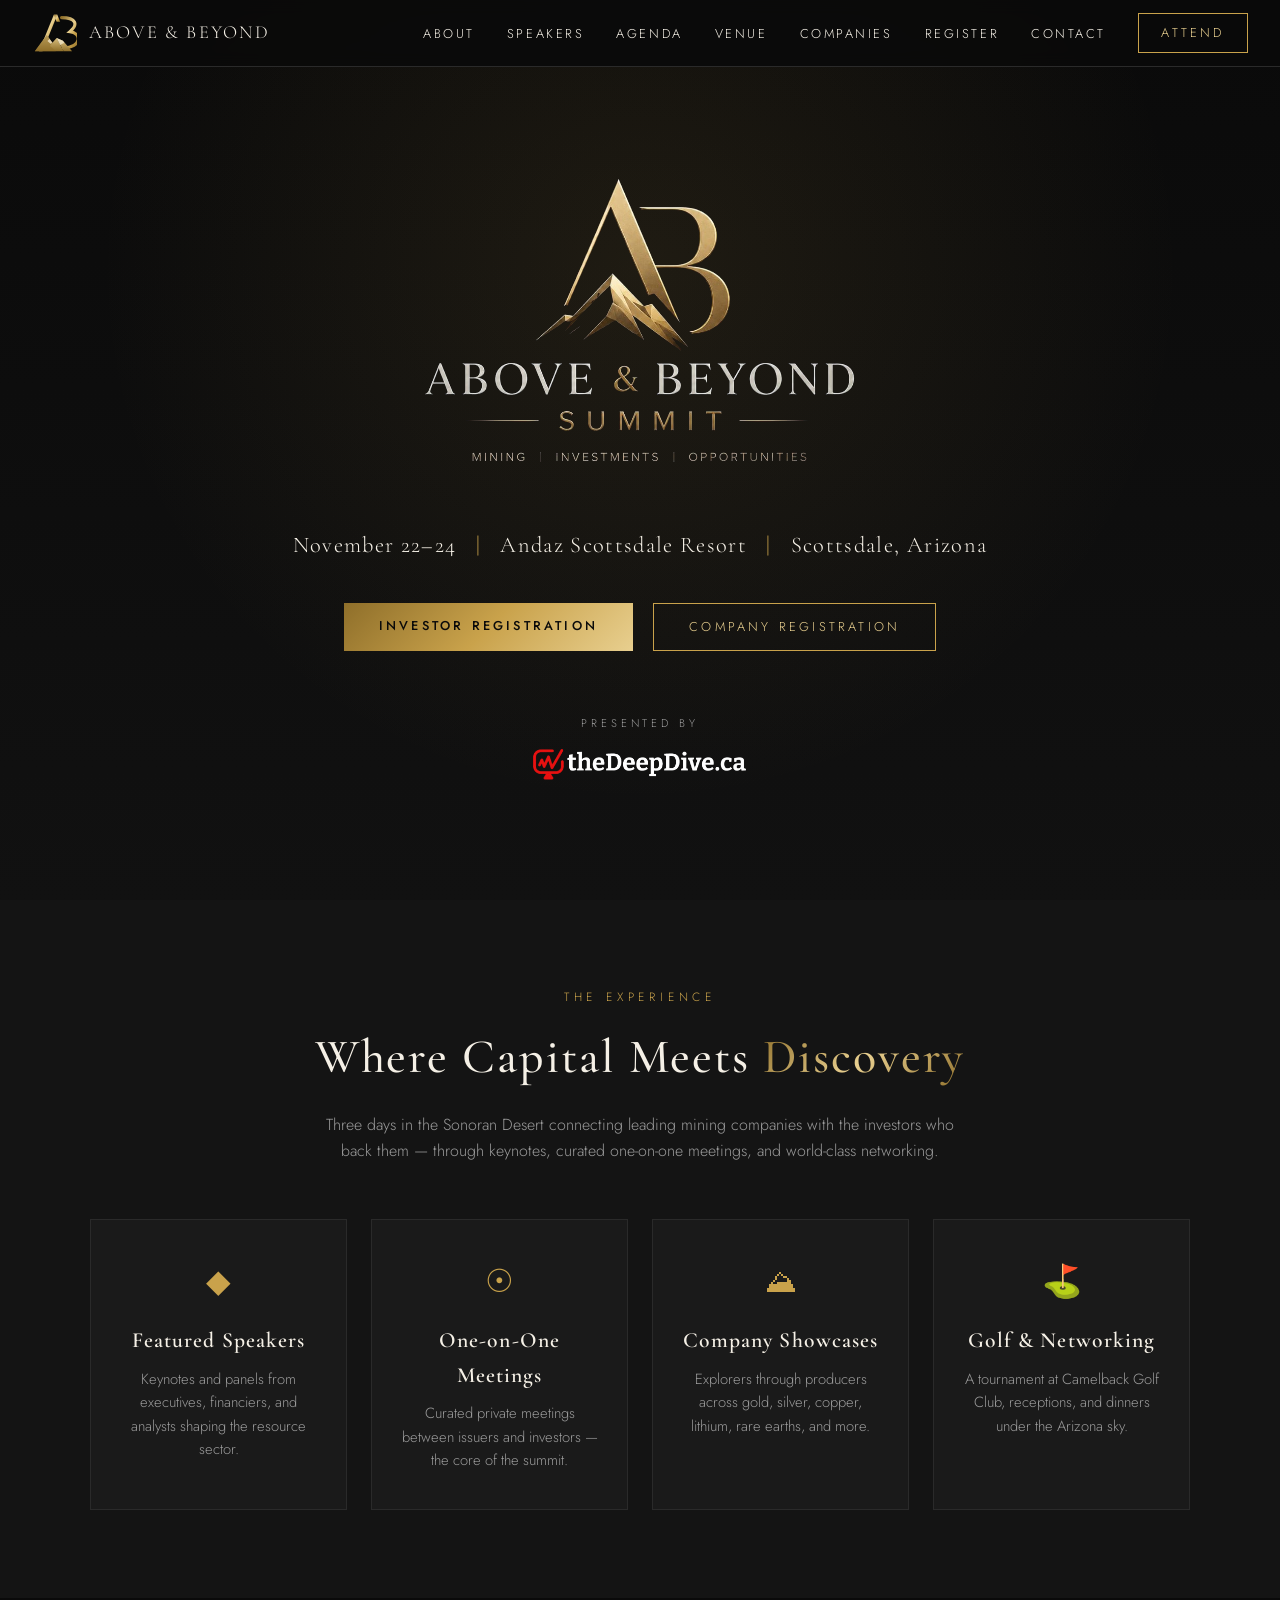
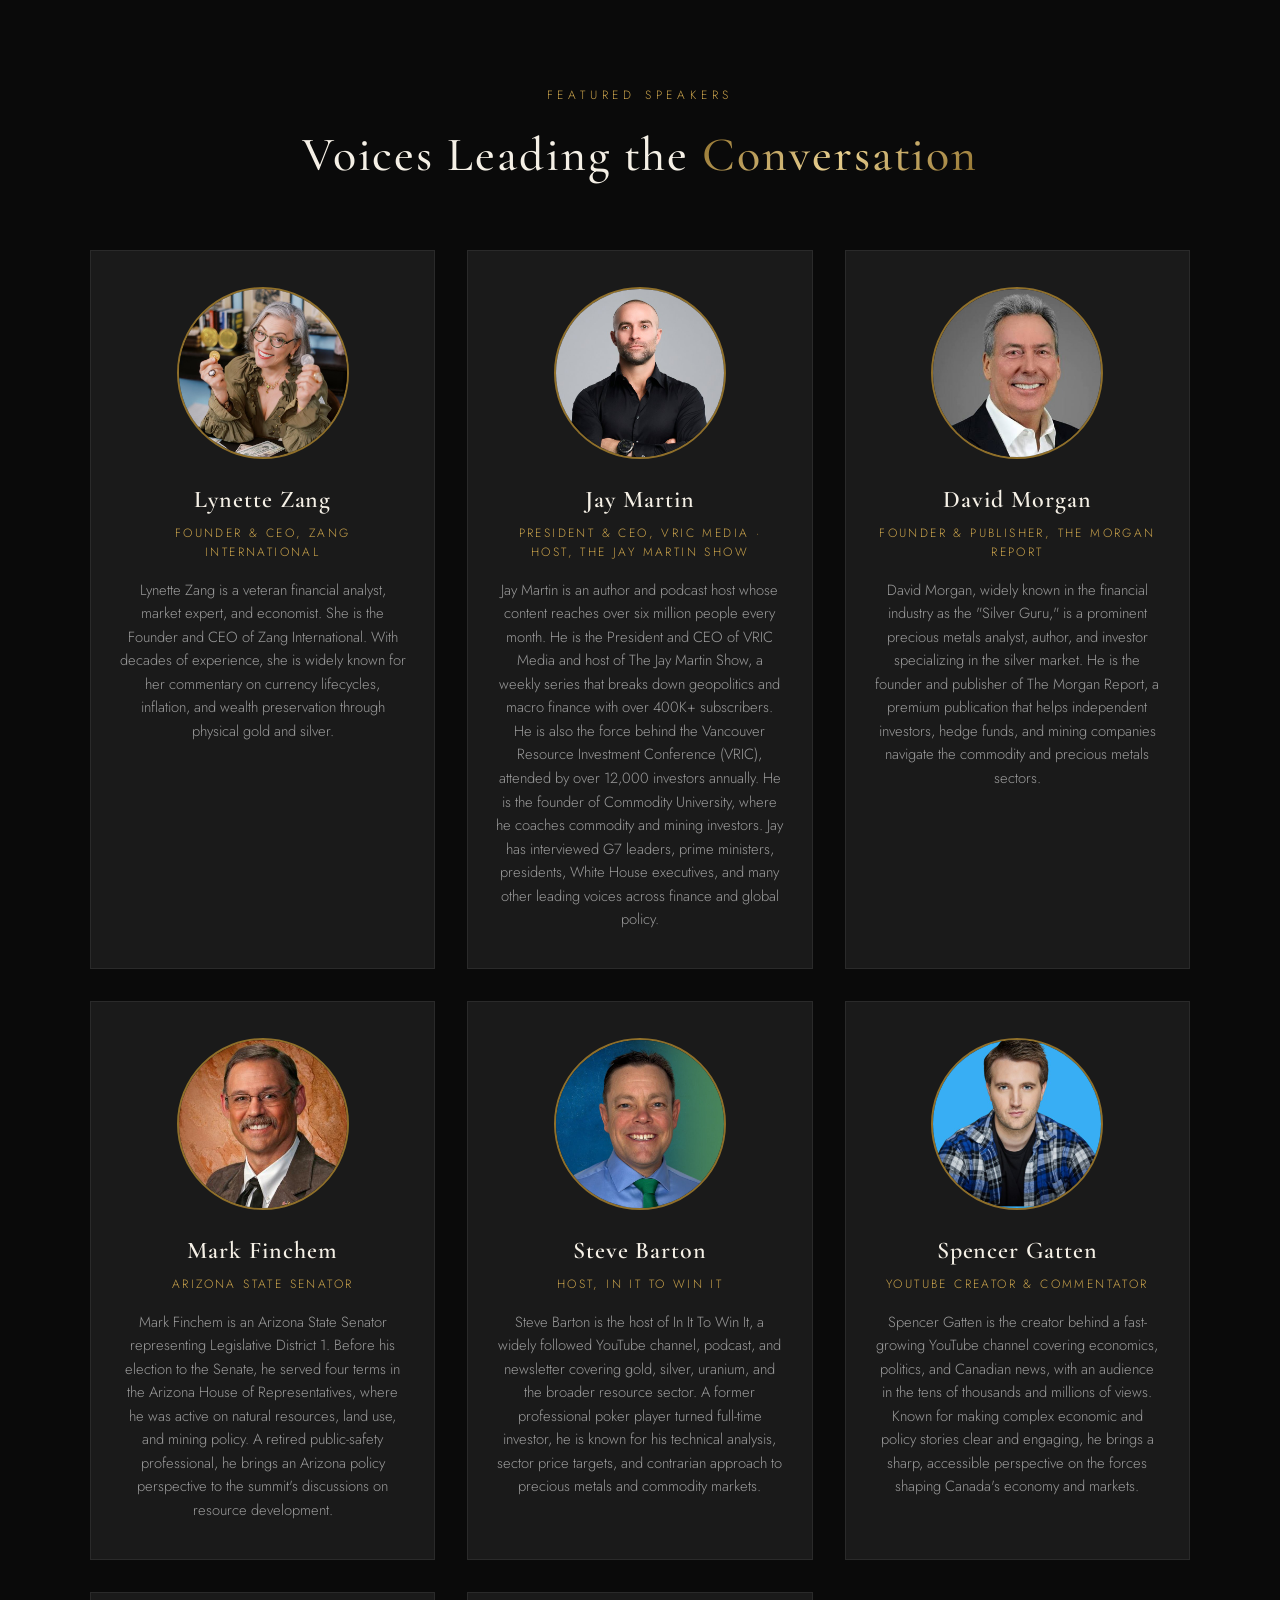
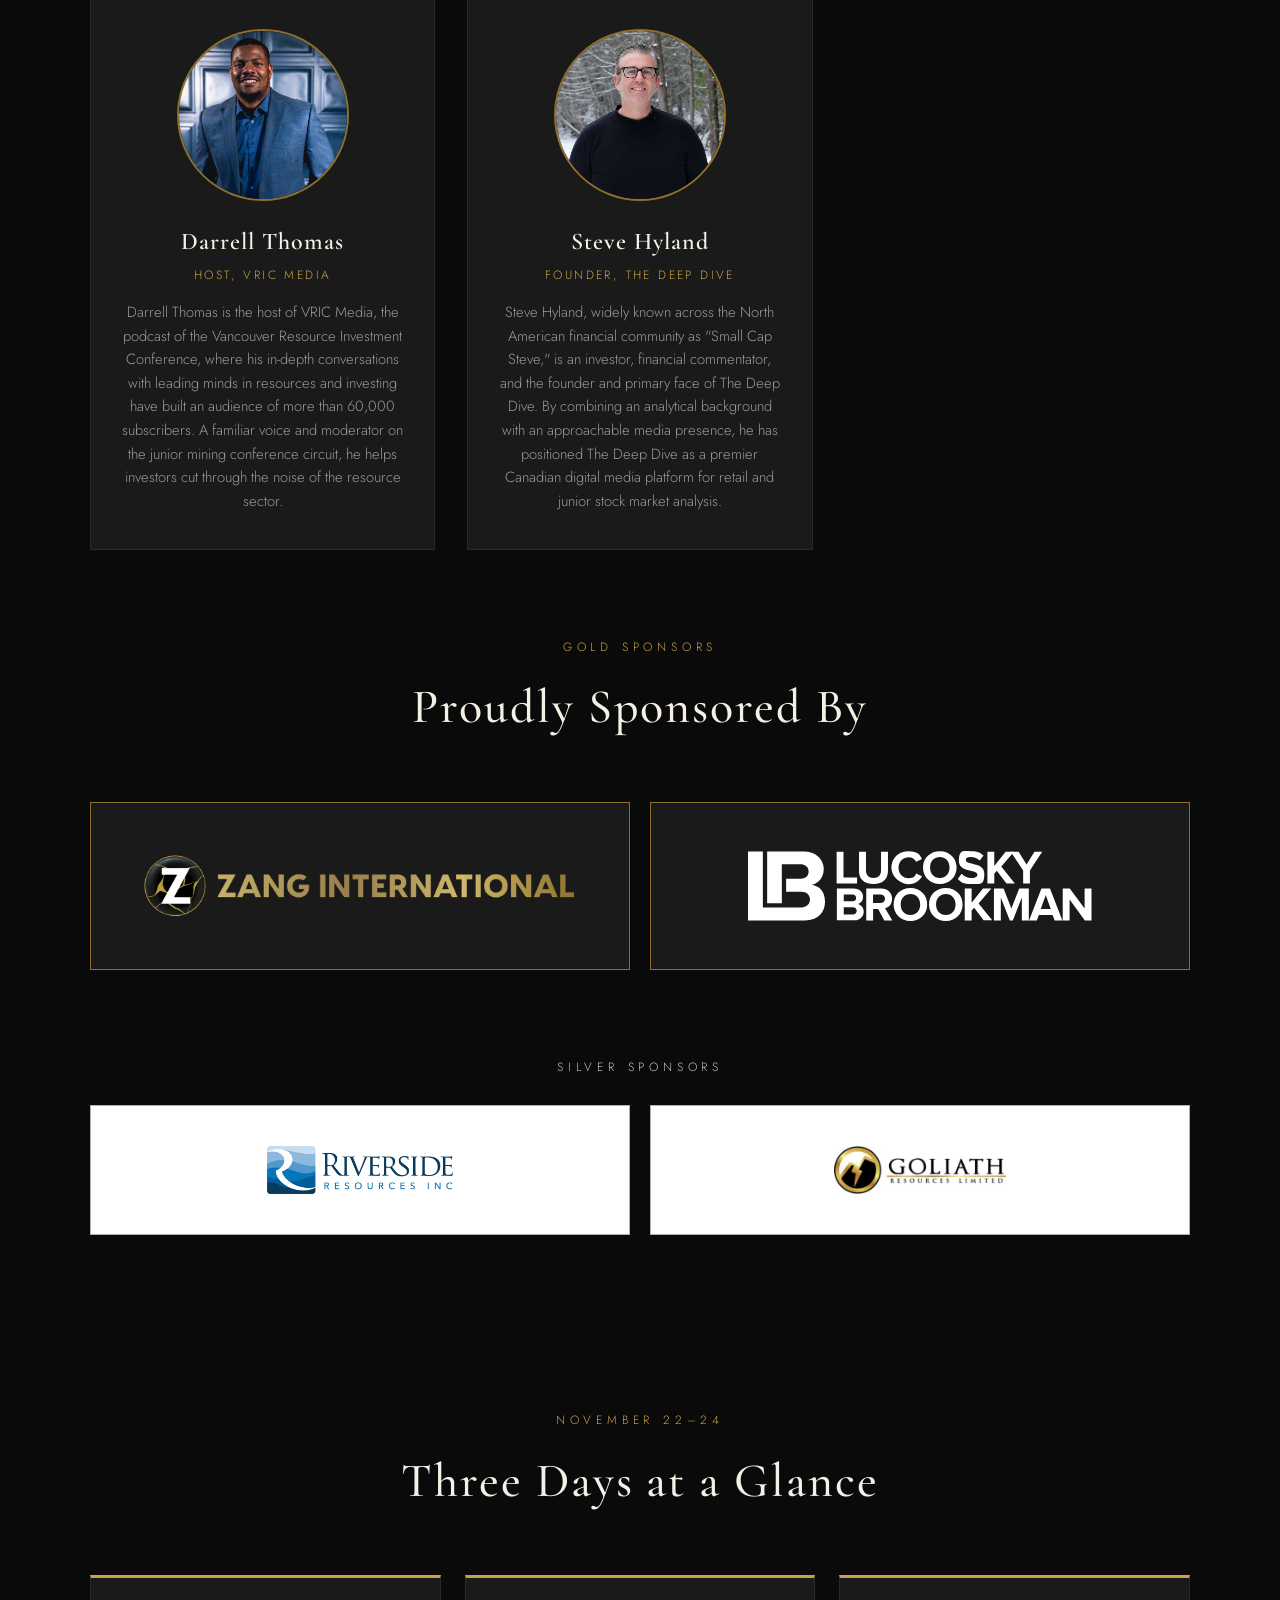
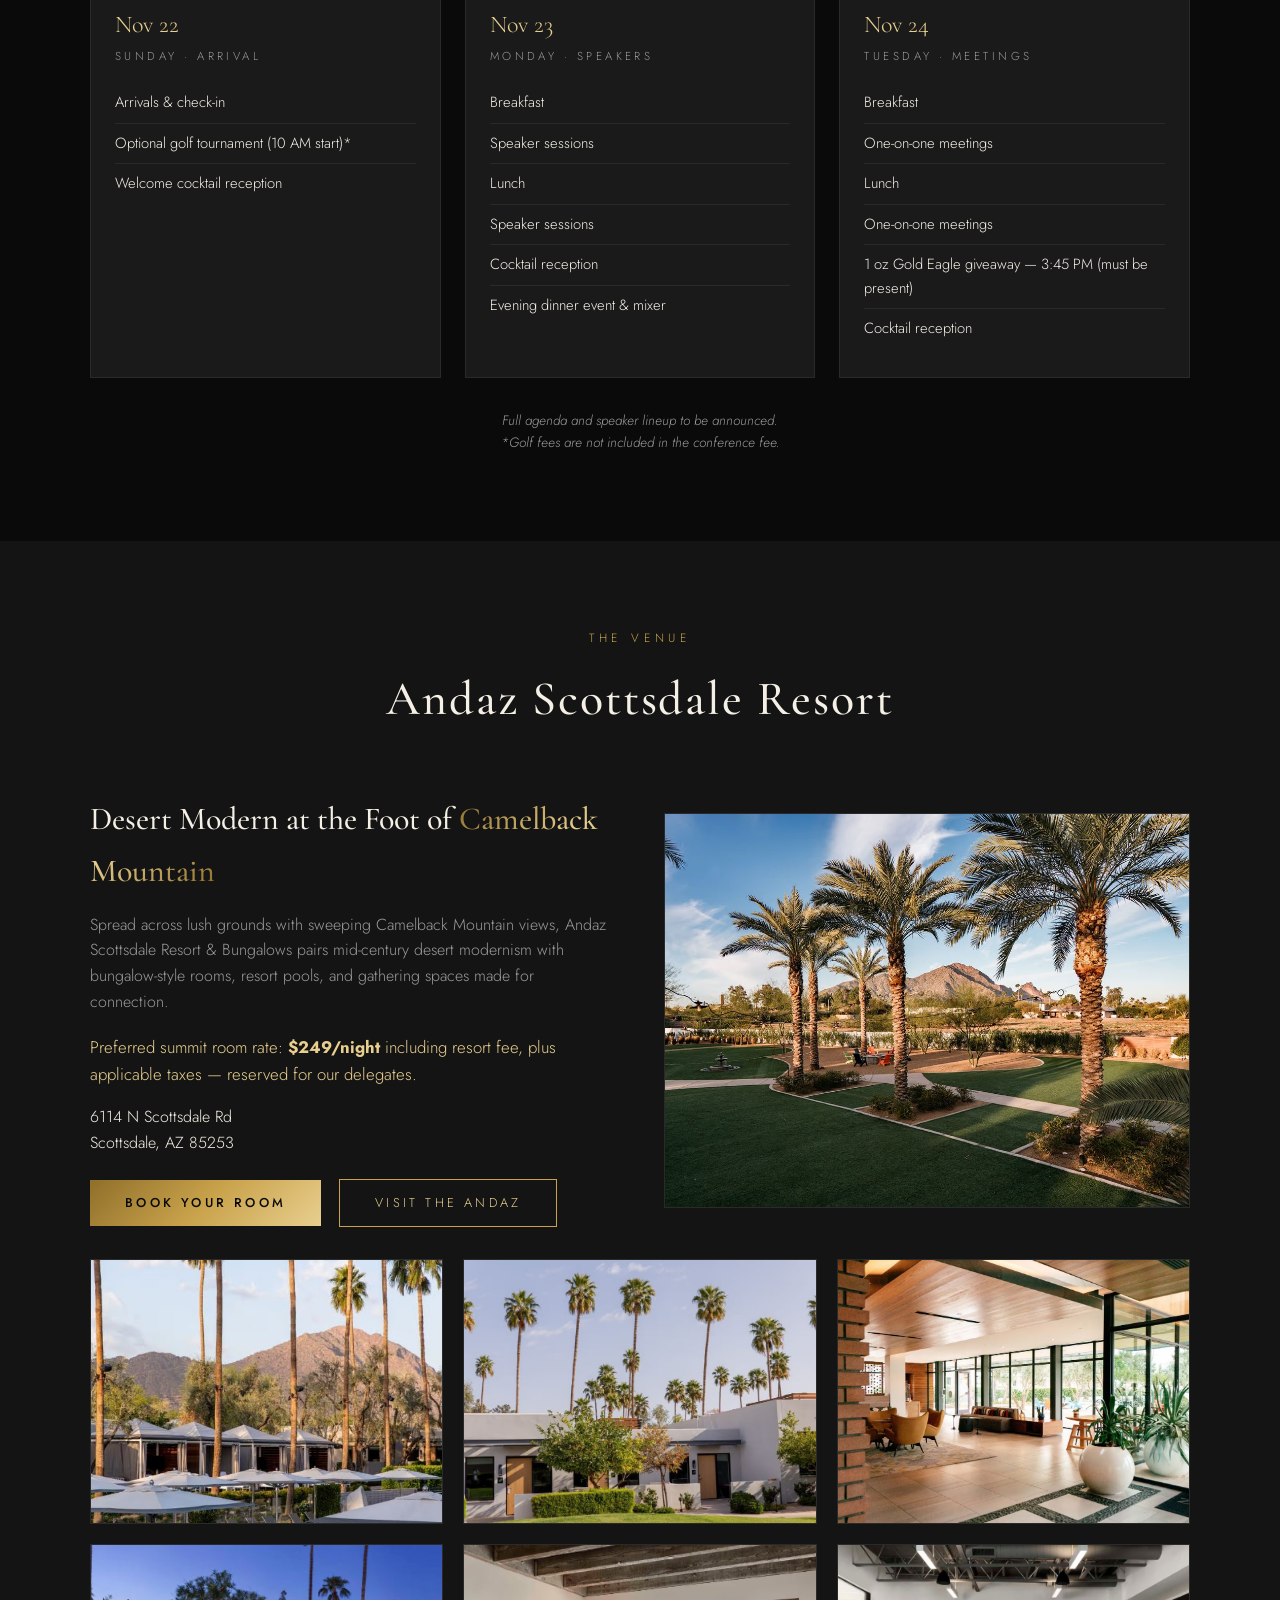
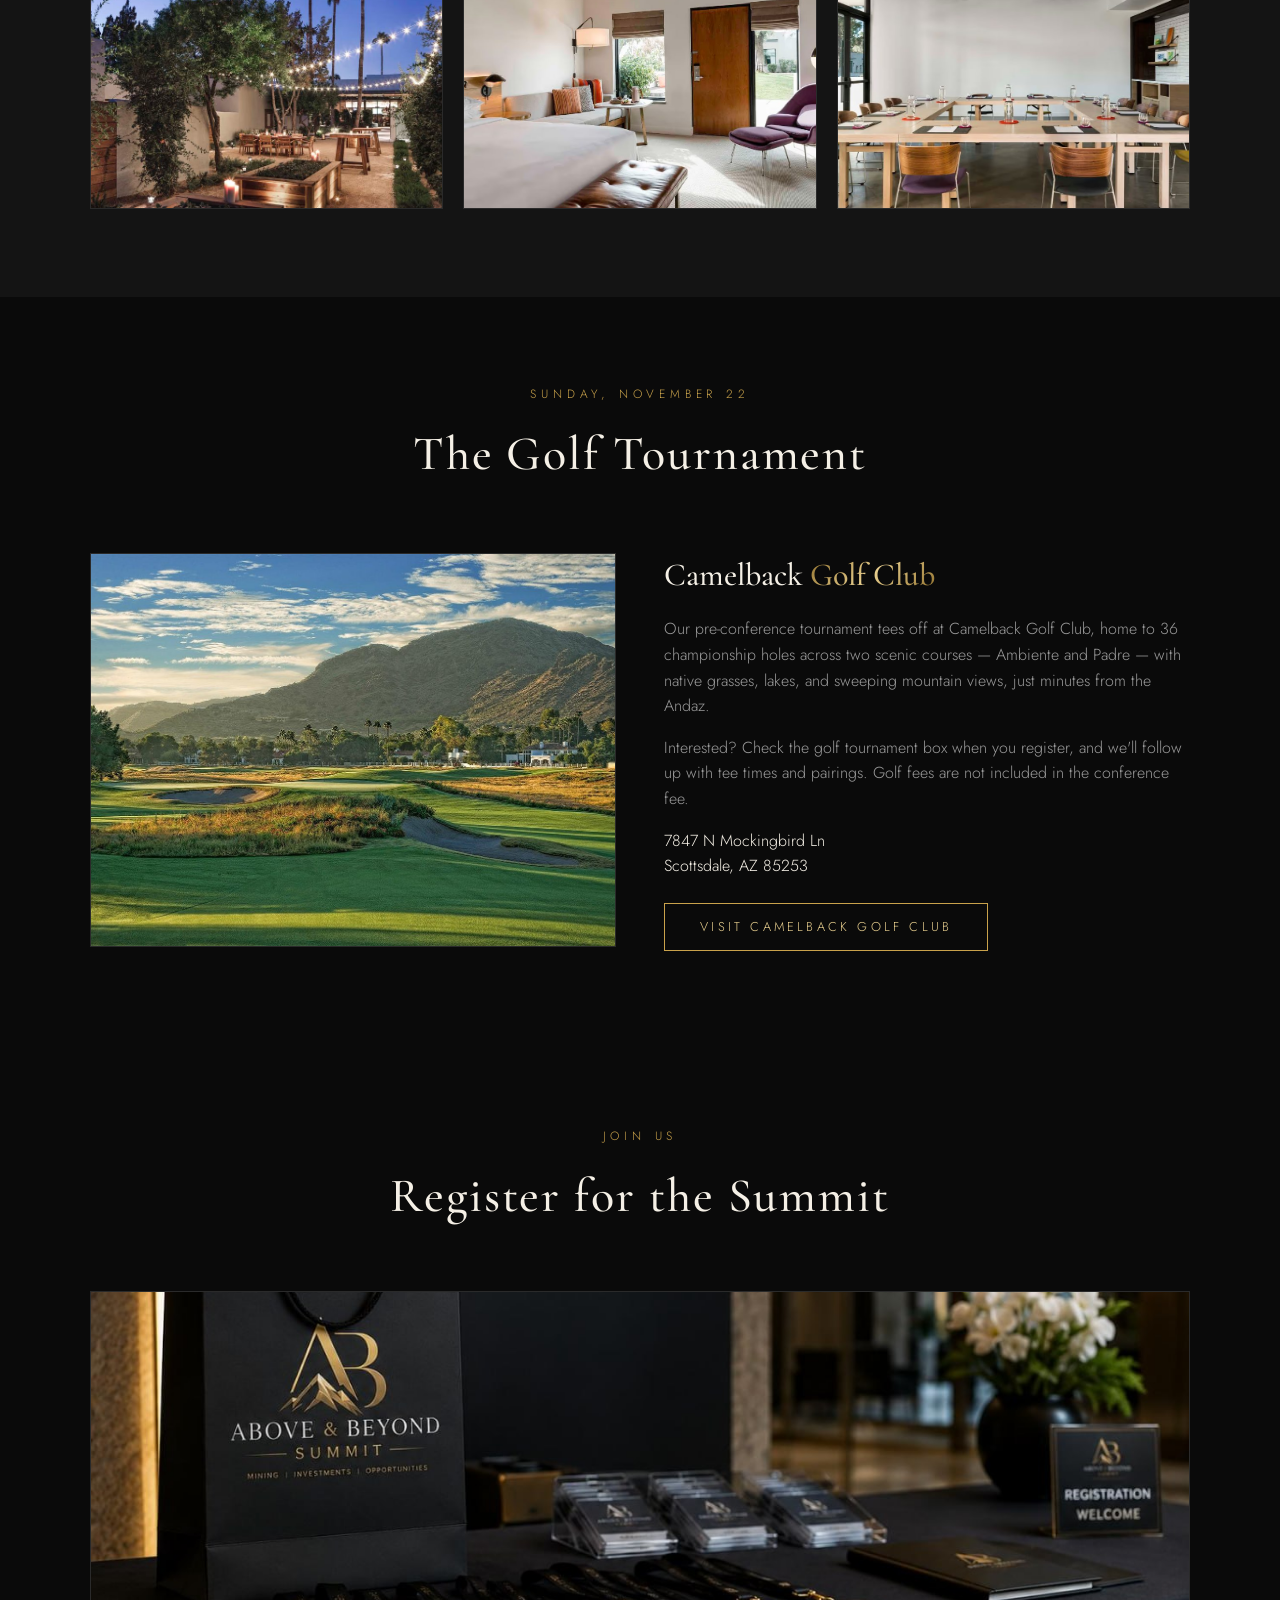
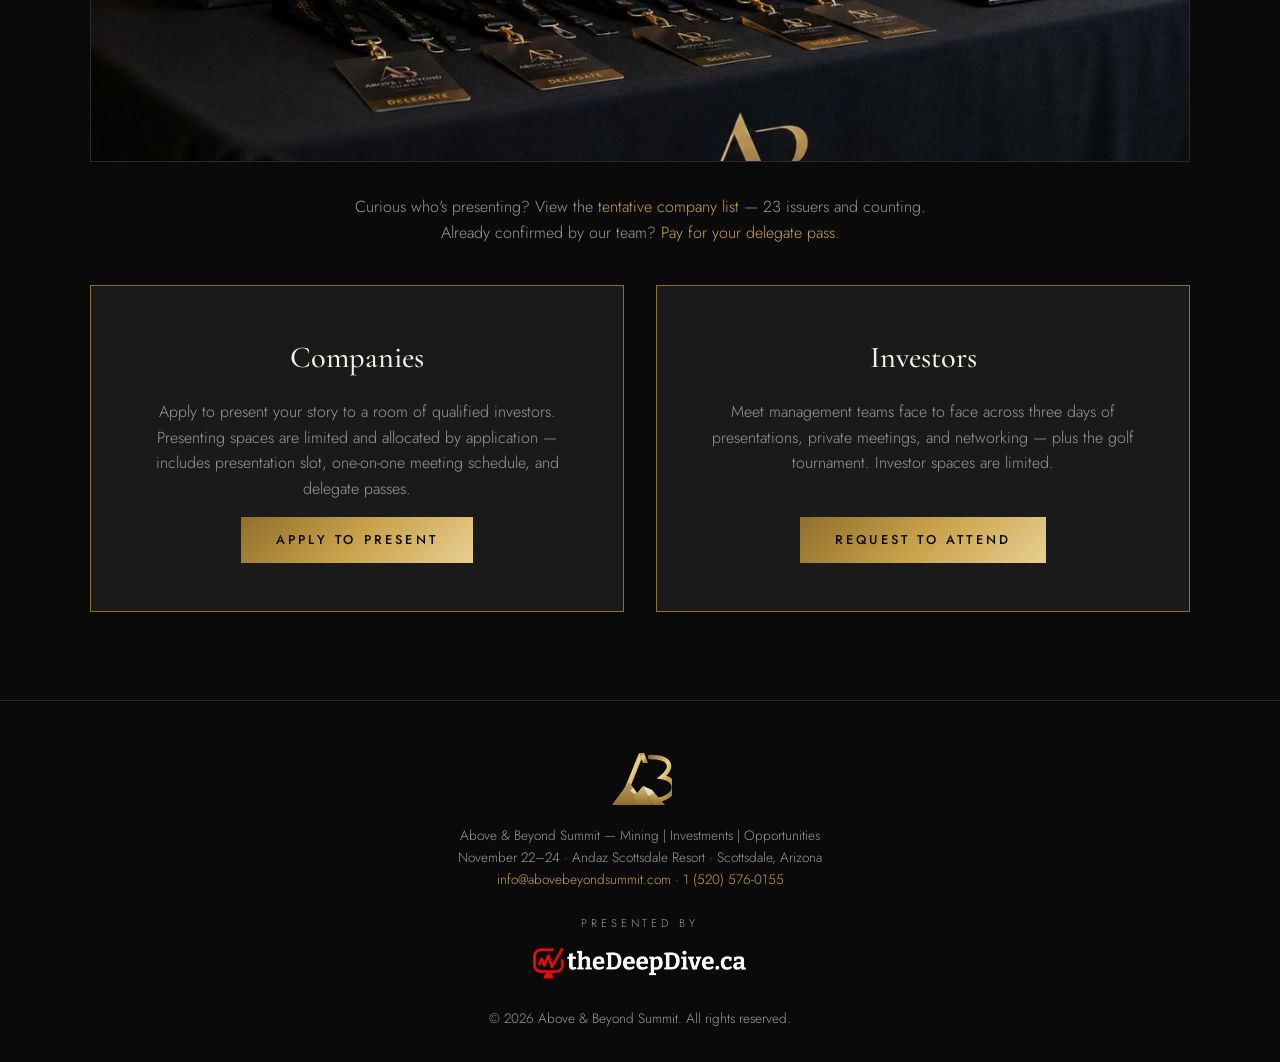
<file: index.html>
<!DOCTYPE html>
<html lang="en">
<head>
<meta charset="UTF-8">
<meta name="viewport" content="width=device-width, initial-scale=1.0">
<title>Above &amp; Beyond Summit — November 22–24 | Scottsdale, AZ</title>
<meta name="description" content="The Above & Beyond Mining Summit — Mining, Investments, Opportunities. November 22–24 at Andaz Scottsdale Resort, Scottsdale, Arizona. Presented by The Deep Dive.">
<link rel="preconnect" href="https://fonts.googleapis.com">
<link rel="preconnect" href="https://fonts.gstatic.com" crossorigin>
<link href="https://fonts.googleapis.com/css2?family=Cormorant+Garamond:wght@400;500;600&family=Jost:wght@300;400;500&display=swap" rel="stylesheet">
<link rel="stylesheet" href="css/styles.css?v=7">
<link rel="icon" type="image/svg+xml" href="assets/mark.svg">
</head>
<body>

<nav>
  <a class="brand" href="#top">
    <img src="assets/mark.svg" alt="Above &amp; Beyond Summit">
    <span>ABOVE &amp; BEYOND</span>
  </a>
  <ul>
    <li><a href="#about">About</a></li>
    <li><a href="#speakers">Speakers</a></li>
    <li><a href="#agenda">Agenda</a></li>
    <li><a href="#venue">Venue</a></li>
    <li><a href="companies.html">Companies</a></li>
    <li><a href="#register">Register</a></li>
    <li><a href="contact.html">Contact</a></li>
    <li><a class="btn" href="register-investor.html">Attend</a></li>
  </ul>
</nav>

<!-- ============ HERO ============ -->
<header class="hero" id="top">
  <div class="logo-mark">
    <img src="assets/logo-official.jpg" alt="Above &amp; Beyond Summit — Mining, Investments, Opportunities">
  </div>
  <p class="event-details">
    November 22–24 <span class="divider">|</span> Andaz Scottsdale Resort <span class="divider">|</span> Scottsdale, Arizona
  </p>
  <div class="cta-row">
    <a class="btn btn-solid" href="register-investor.html">Investor Registration</a>
    <a class="btn" href="register-company.html">Company Registration</a>
  </div>
  <div class="presented-by">
    <span>Presented by</span>
    <a class="dd-lockup" href="https://thedeepdive.ca" target="_blank" rel="noopener">
      <img class="dd-logo-img" src="assets/ddlogo.jpg" alt="theDeepDive.ca">
    </a>
  </div>
</header>

<!-- ============ ABOUT / HIGHLIGHTS ============ -->
<section class="highlights" id="about">
  <div class="container">
    <div class="section-heading">
      <span class="kicker">The Experience</span>
      <h2>Where Capital Meets <span class="gold-text">Discovery</span></h2>
      <p class="sub">Three days in the Sonoran Desert connecting leading mining companies with the investors who back them — through keynotes, curated one-on-one meetings, and world-class networking.</p>
    </div>
    <div class="card-grid">
      <div class="card">
        <div class="icon">&#9670;</div>
        <h3>Featured Speakers</h3>
        <p>Keynotes and panels from executives, financiers, and analysts shaping the resource sector.</p>
      </div>
      <div class="card">
        <div class="icon">&#9737;</div>
        <h3>One-on-One Meetings</h3>
        <p>Curated private meetings between issuers and investors — the core of the summit.</p>
      </div>
      <div class="card">
        <div class="icon">&#9968;</div>
        <h3>Company Showcases</h3>
        <p>Explorers through producers across gold, silver, copper, lithium, rare earths, and more.</p>
      </div>
      <div class="card">
        <div class="icon">&#9971;</div>
        <h3>Golf &amp; Networking</h3>
        <p>A tournament at Camelback Golf Club, receptions, and dinners under the Arizona sky.</p>
      </div>
    </div>
  </div>
</section>

<!-- ============ SPEAKERS ============ -->
<section id="speakers">
  <div class="container">
    <div class="section-heading">
      <span class="kicker">Featured Speakers</span>
      <h2>Voices Leading the <span class="gold-text">Conversation</span></h2>
    </div>
    <div class="speaker-grid">
      <div class="speaker-card">
        <img src="assets/speaker-lynette-zang.jpg" alt="Lynette Zang">
        <h3>Lynette Zang</h3>
        <div class="role">Founder &amp; CEO, Zang International</div>
        <p class="bio">Lynette Zang is a veteran financial analyst, market expert, and economist. She is the Founder and CEO of Zang International. With decades of experience, she is widely known for her commentary on currency lifecycles, inflation, and wealth preservation through physical gold and silver.</p>
      </div>
      <div class="speaker-card">
        <img src="assets/speaker-jay-martin.jpg" alt="Jay Martin">
        <h3>Jay Martin</h3>
        <div class="role">President &amp; CEO, VRIC Media &middot; Host, The Jay Martin Show</div>
        <p class="bio">Jay Martin is an author and podcast host whose content reaches over six million people every month. He is the President and CEO of VRIC Media and host of The Jay Martin Show, a weekly series that breaks down geopolitics and macro finance with over 400K+ subscribers. He is also the force behind the Vancouver Resource Investment Conference (VRIC), attended by over 12,000 investors annually. He is the founder of Commodity University, where he coaches commodity and mining investors. Jay has interviewed G7 leaders, prime ministers, presidents, White House executives, and many other leading voices across finance and global policy.</p>
      </div>
      <div class="speaker-card">
        <img src="assets/speaker-david-morgan.jpg" alt="David Morgan">
        <h3>David Morgan</h3>
        <div class="role">Founder &amp; Publisher, The Morgan Report</div>
        <p class="bio">David Morgan, widely known in the financial industry as the "Silver Guru," is a prominent precious metals analyst, author, and investor specializing in the silver market. He is the founder and publisher of The Morgan Report, a premium publication that helps independent investors, hedge funds, and mining companies navigate the commodity and precious metals sectors.</p>
      </div>
      <div class="speaker-card">
        <img src="assets/speaker-mark-finchem.jpg" alt="Mark Finchem">
        <h3>Mark Finchem</h3>
        <div class="role">Arizona State Senator</div>
        <p class="bio">Mark Finchem is an Arizona State Senator representing Legislative District 1. Before his election to the Senate, he served four terms in the Arizona House of Representatives, where he was active on natural resources, land use, and mining policy. A retired public-safety professional, he brings an Arizona policy perspective to the summit's discussions on resource development.</p>
      </div>
      <div class="speaker-card">
        <img src="assets/speaker-steve-barton.jpg" alt="Steve Barton">
        <h3>Steve Barton</h3>
        <div class="role">Host, In It To Win It</div>
        <p class="bio">Steve Barton is the host of In It To Win It, a widely followed YouTube channel, podcast, and newsletter covering gold, silver, uranium, and the broader resource sector. A former professional poker player turned full-time investor, he is known for his technical analysis, sector price targets, and contrarian approach to precious metals and commodity markets.</p>
      </div>
      <div class="speaker-card">
        <img src="assets/speaker-spencer-gatten.jpg" alt="Spencer Gatten">
        <h3>Spencer Gatten</h3>
        <div class="role">YouTube Creator &amp; Commentator</div>
        <p class="bio">Spencer Gatten is the creator behind a fast-growing YouTube channel covering economics, politics, and Canadian news, with an audience in the tens of thousands and millions of views. Known for making complex economic and policy stories clear and engaging, he brings a sharp, accessible perspective on the forces shaping Canada's economy and markets.</p>
      </div>
      <div class="speaker-card">
        <img src="assets/speaker-darrell-thomas.jpg" alt="Darrell Thomas">
        <h3>Darrell Thomas</h3>
        <div class="role">Host, VRIC Media</div>
        <p class="bio">Darrell Thomas is the host of VRIC Media, the podcast of the Vancouver Resource Investment Conference, where his in-depth conversations with leading minds in resources and investing have built an audience of more than 60,000 subscribers. A familiar voice and moderator on the junior mining conference circuit, he helps investors cut through the noise of the resource sector.</p>
      </div>
      <div class="speaker-card">
        <img src="assets/speaker-steve-hyland.jpg" alt="Steve Hyland">
        <h3>Steve Hyland</h3>
        <div class="role">Founder, The Deep Dive</div>
        <p class="bio">Steve Hyland, widely known across the North American financial community as "Small Cap Steve," is an investor, financial commentator, and the founder and primary face of The Deep Dive. By combining an analytical background with an approachable media presence, he has positioned The Deep Dive as a premier Canadian digital media platform for retail and junior stock market analysis.</p>
      </div>
    </div>
  </div>
</section>

<!-- ============ GOLD SPONSORS ============ -->
<section class="sponsors" style="padding-top:0;">
  <div class="container">
    <div class="section-heading">
      <span class="kicker">Gold Sponsors</span>
      <h2>Proudly Sponsored By</h2>
    </div>
    <div class="gold-grid">
      <div class="sponsor-card">
        <img src="assets/zang-international.png" alt="Zang International">
      </div>
      <div class="sponsor-card">
        <img src="assets/sponsor-lucosky-brookman.svg" alt="Lucosky Brookman">
      </div>
    </div>
  </div>
</section>

<!-- ============ SILVER SPONSORS ============ -->
<section class="sponsors sponsors-silver" style="padding-top:0;">
  <div class="container">
    <div class="section-heading">
      <span class="kicker">Silver Sponsors</span>
    </div>
    <div class="silver-grid">
      <div class="silver-card"><img src="assets/sponsor-riverside.png" alt="Riverside Resources Inc."></div>
      <div class="silver-card"><img src="assets/sponsor-goliath.png" alt="Goliath Resources Limited"></div>
    </div>
  </div>
</section>

<!-- ============ AGENDA ============ -->
<section id="agenda">
  <div class="container">
    <div class="section-heading">
      <span class="kicker">November 22–24</span>
      <h2>Three Days at a Glance</h2>
    </div>
    <div class="agenda-grid">
      <div class="day">
        <div class="date">Nov 22</div>
        <div class="dow">Sunday · Arrival</div>
        <ul>
          <li>Arrivals &amp; check-in</li>
          <li>Optional golf tournament (10 AM start)*</li>
          <li>Welcome cocktail reception</li>
        </ul>
      </div>
      <div class="day">
        <div class="date">Nov 23</div>
        <div class="dow">Monday · Speakers</div>
        <ul>
          <li>Breakfast</li>
          <li>Speaker sessions</li>
          <li>Lunch</li>
          <li>Speaker sessions</li>
          <li>Cocktail reception</li>
          <li>Evening dinner event &amp; mixer</li>
        </ul>
      </div>
      <div class="day">
        <div class="date">Nov 24</div>
        <div class="dow">Tuesday · Meetings</div>
        <ul>
          <li>Breakfast</li>
          <li>One-on-one meetings</li>
          <li>Lunch</li>
          <li>One-on-one meetings</li>
          <li>1&nbsp;oz Gold Eagle giveaway — 3:45 PM (must be present)</li>
          <li>Cocktail reception</li>
        </ul>
      </div>
    </div>
    <p class="agenda-note">Full agenda and speaker lineup to be announced.<br>*Golf fees are not included in the conference fee.</p>
  </div>
</section>

<!-- ============ VENUE ============ -->
<section class="venue" id="venue">
  <div class="container">
    <div class="section-heading">
      <span class="kicker">The Venue</span>
      <h2>Andaz Scottsdale Resort</h2>
    </div>
    <div class="venue-split">
      <div>
        <h3>Desert Modern at the Foot of <span class="gold-text">Camelback Mountain</span></h3>
        <p>Spread across lush grounds with sweeping Camelback Mountain views, Andaz Scottsdale Resort &amp; Bungalows pairs mid-century desert modernism with bungalow-style rooms, resort pools, and gathering spaces made for connection.</p>
        <p style="color: var(--gold-light); font-size: 1.05rem; margin-top: 1.25rem;">Preferred summit room rate: <strong>$249/night</strong> including resort fee, plus applicable taxes — reserved for our delegates.</p>
        <address class="address">6114 N Scottsdale Rd<br>Scottsdale, AZ 85253</address>
        <a class="btn btn-solid" href="https://www.hyatt.com/events/en-US/group-booking/PHXAZ/G-ABOV" target="_blank" rel="noopener" style="margin-right:0.8rem;">Book Your Room</a>
        <a class="btn" href="https://www.hyatt.com/andaz/en-US/phxaz-andaz-scottsdale-resort-and-bungalows" target="_blank" rel="noopener">Visit the Andaz</a>
      </div>
      <figure class="photo">
        <img src="assets/andaz-lawn.jpg" alt="Andaz Scottsdale lawns with Camelback Mountain views">
      </figure>
    </div>
    <div class="gallery">
      <figure class="photo"><img src="assets/andaz-pool.jpg" alt="Resort pool with cabanas and mountain views"></figure>
      <figure class="photo"><img src="assets/andaz-exterior.jpg" alt="Bungalow-style guest rooms"></figure>
      <figure class="photo"><img src="assets/andaz-lobby.jpg" alt="Lobby lounge"></figure>
      <figure class="photo"><img src="assets/andaz-patio.jpg" alt="Evening patio dining under string lights"></figure>
      <figure class="photo"><img src="assets/andaz-room.jpg" alt="Guest room"></figure>
      <figure class="photo"><img src="assets/andaz-meeting.jpg" alt="Meeting space"></figure>
    </div>
  </div>
</section>

<!-- ============ GOLF ============ -->
<section id="golf">
  <div class="container">
    <div class="section-heading">
      <span class="kicker">Sunday, November 22</span>
      <h2>The Golf Tournament</h2>
    </div>
    <div class="venue-split">
      <!-- Image hotlinked from camelbackgolf.com — swap for a local photo in /assets when available -->
      <figure class="photo">
        <img src="assets/camelback-golf.jpg" alt="Camelback Golf Club course with mountain views">
      </figure>
      <div>
        <h3>Camelback <span class="gold-text">Golf Club</span></h3>
        <p>Our pre-conference tournament tees off at Camelback Golf Club, home to 36 championship holes across two scenic courses — Ambiente and Padre — with native grasses, lakes, and sweeping mountain views, just minutes from the Andaz.</p>
        <p>Interested? Check the golf tournament box when you register, and we'll follow up with tee times and pairings. Golf fees are not included in the conference fee.</p>
        <address class="address">7847 N Mockingbird Ln<br>Scottsdale, AZ 85253</address>
        <a class="btn" href="https://www.camelbackgolf.com/" target="_blank" rel="noopener">Visit Camelback Golf Club</a>
      </div>
    </div>
  </div>
</section>

<!-- ============ REGISTER ============ -->
<section class="register-cta" id="register">
  <div class="container">
    <div class="section-heading">
      <span class="kicker">Join Us</span>
      <h2>Register for the Summit</h2>
    </div>
    <figure class="photo wide" style="margin-bottom:2rem;">
      <img src="assets/kiosk.jpg" alt="Above &amp; Beyond Summit registration desk with delegate badges">
    </figure>
    <p style="text-align:center;color:var(--grey);margin-bottom:2.5rem;">Curious who's presenting? View the <a href="companies.html">tentative company list</a> — 23 issuers and counting.<br>Already confirmed by our team? <a href="payment.html">Pay for your delegate pass</a>.</p>
    <div class="reg-grid">
      <div class="reg-card">
        <h3>Companies</h3>
        <p>Apply to present your story to a room of qualified investors. Presenting spaces are limited and allocated by application — includes presentation slot, one-on-one meeting schedule, and delegate passes.</p>
        <a class="btn btn-solid" href="register-company.html">Apply to Present</a>
      </div>
      <div class="reg-card">
        <h3>Investors</h3>
        <p>Meet management teams face to face across three days of presentations, private meetings, and networking — plus the golf tournament. Investor spaces are limited.</p>
        <a class="btn btn-solid" href="register-investor.html">Request to Attend</a>
      </div>
    </div>
  </div>
</section>

<!-- ============ FOOTER ============ -->
<footer>
  <div class="foot-logo">
    <img src="assets/mark.svg" alt="Above &amp; Beyond Summit">
  </div>
  <p>Above &amp; Beyond Summit &mdash; Mining | Investments | Opportunities</p>
  <p>November 22&ndash;24 &middot; Andaz Scottsdale Resort &middot; Scottsdale, Arizona</p>
  <p><a href="mailto:info@abovebeyondsummit.com">info@abovebeyondsummit.com</a> &middot; <a href="tel:+15205760155">1 (520) 576-0155</a></p>
  <div class="presented-by">
    <span>Presented by</span>
    <a class="dd-lockup" href="https://thedeepdive.ca" target="_blank" rel="noopener">
      <img class="dd-logo-img" src="assets/ddlogo.jpg" alt="theDeepDive.ca">
    </a>
  </div>
  <p style="margin-top:1.5rem;">&copy; 2026 Above &amp; Beyond Summit. All rights reserved.</p>
</footer>

</body>
</html>
</file>
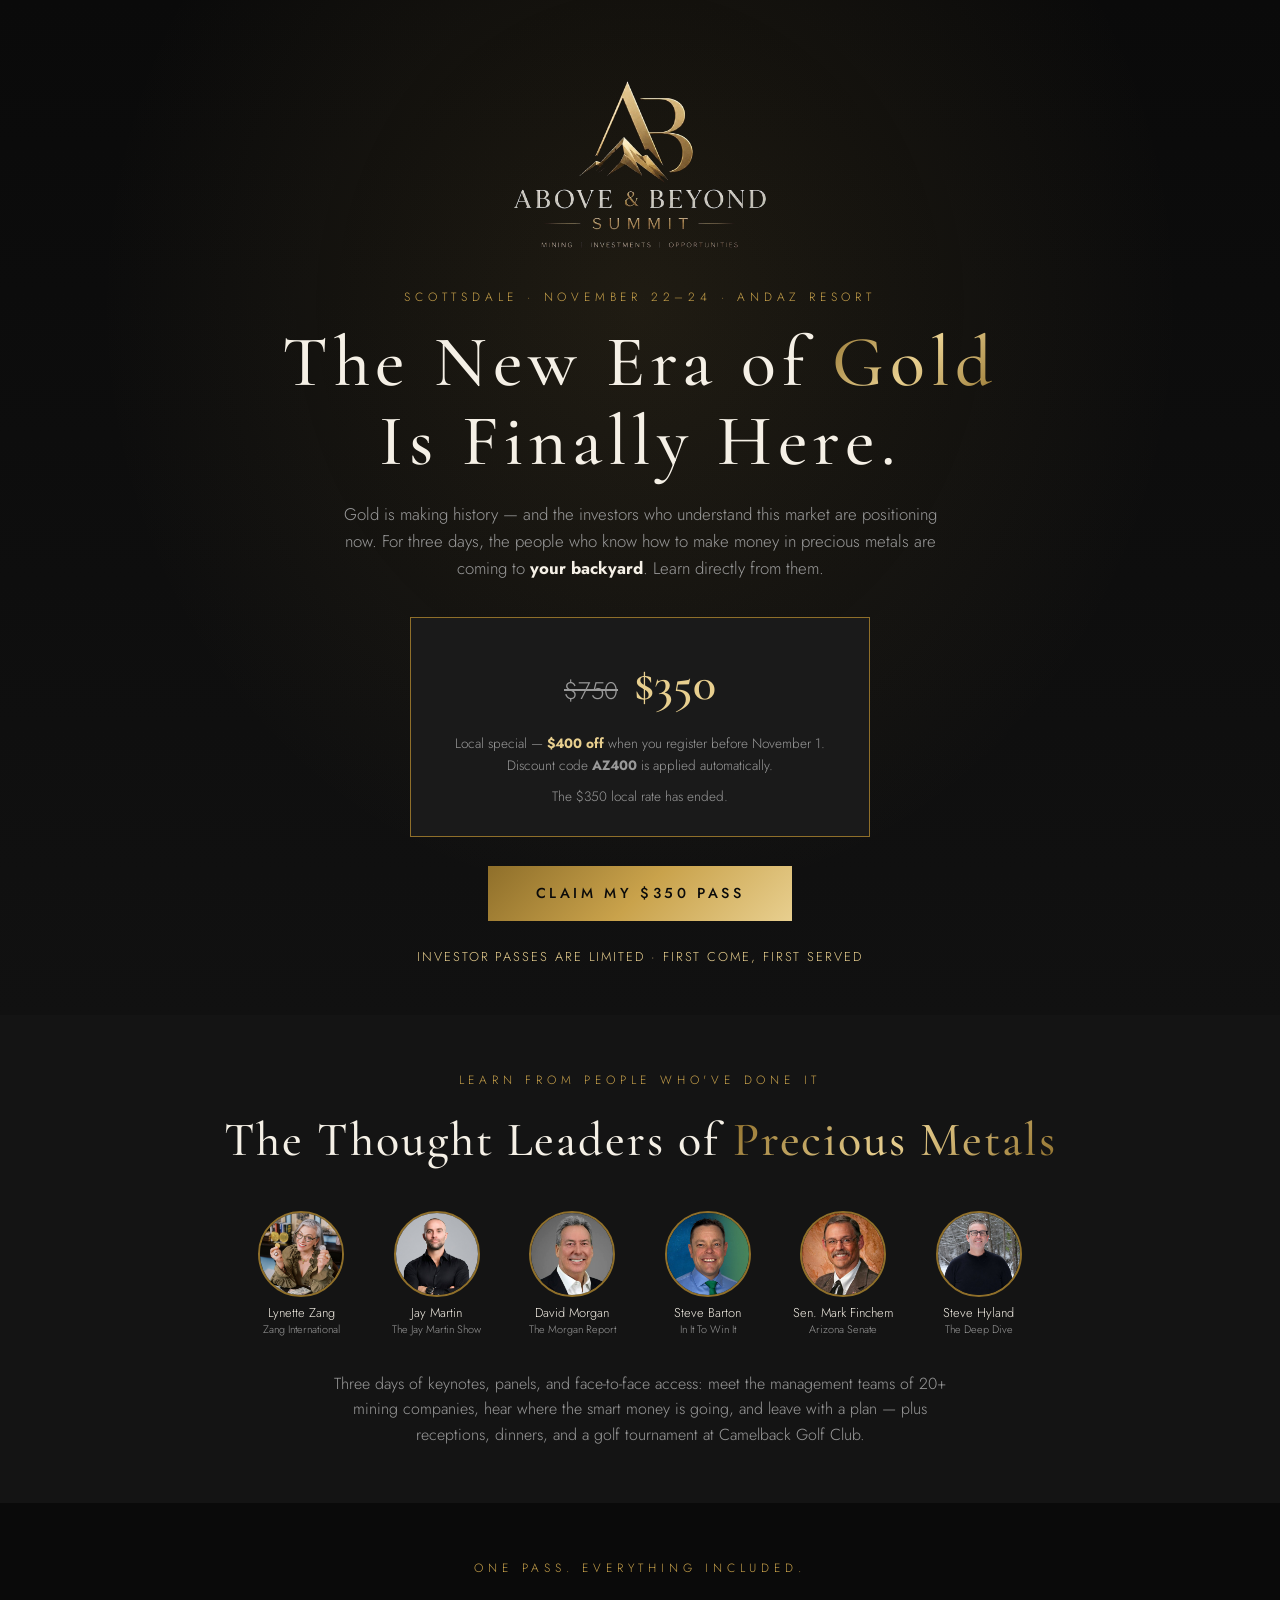
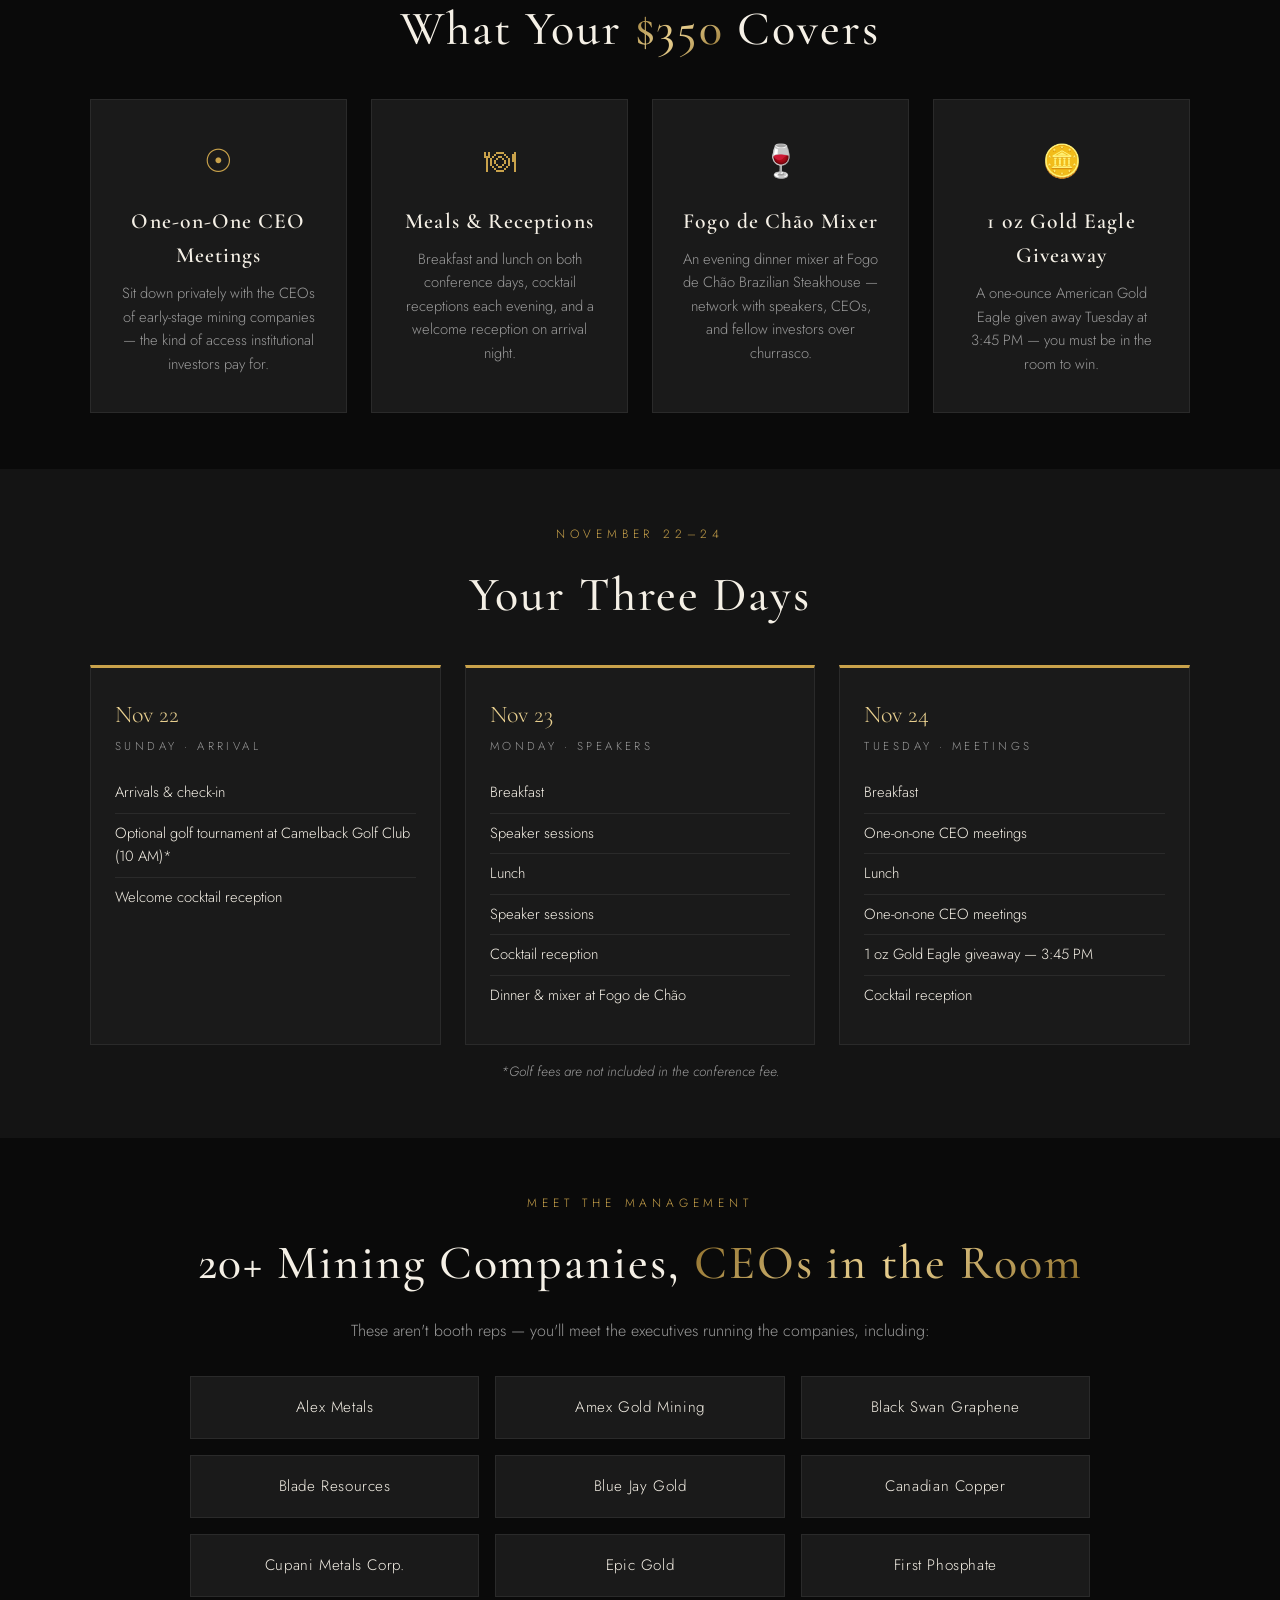
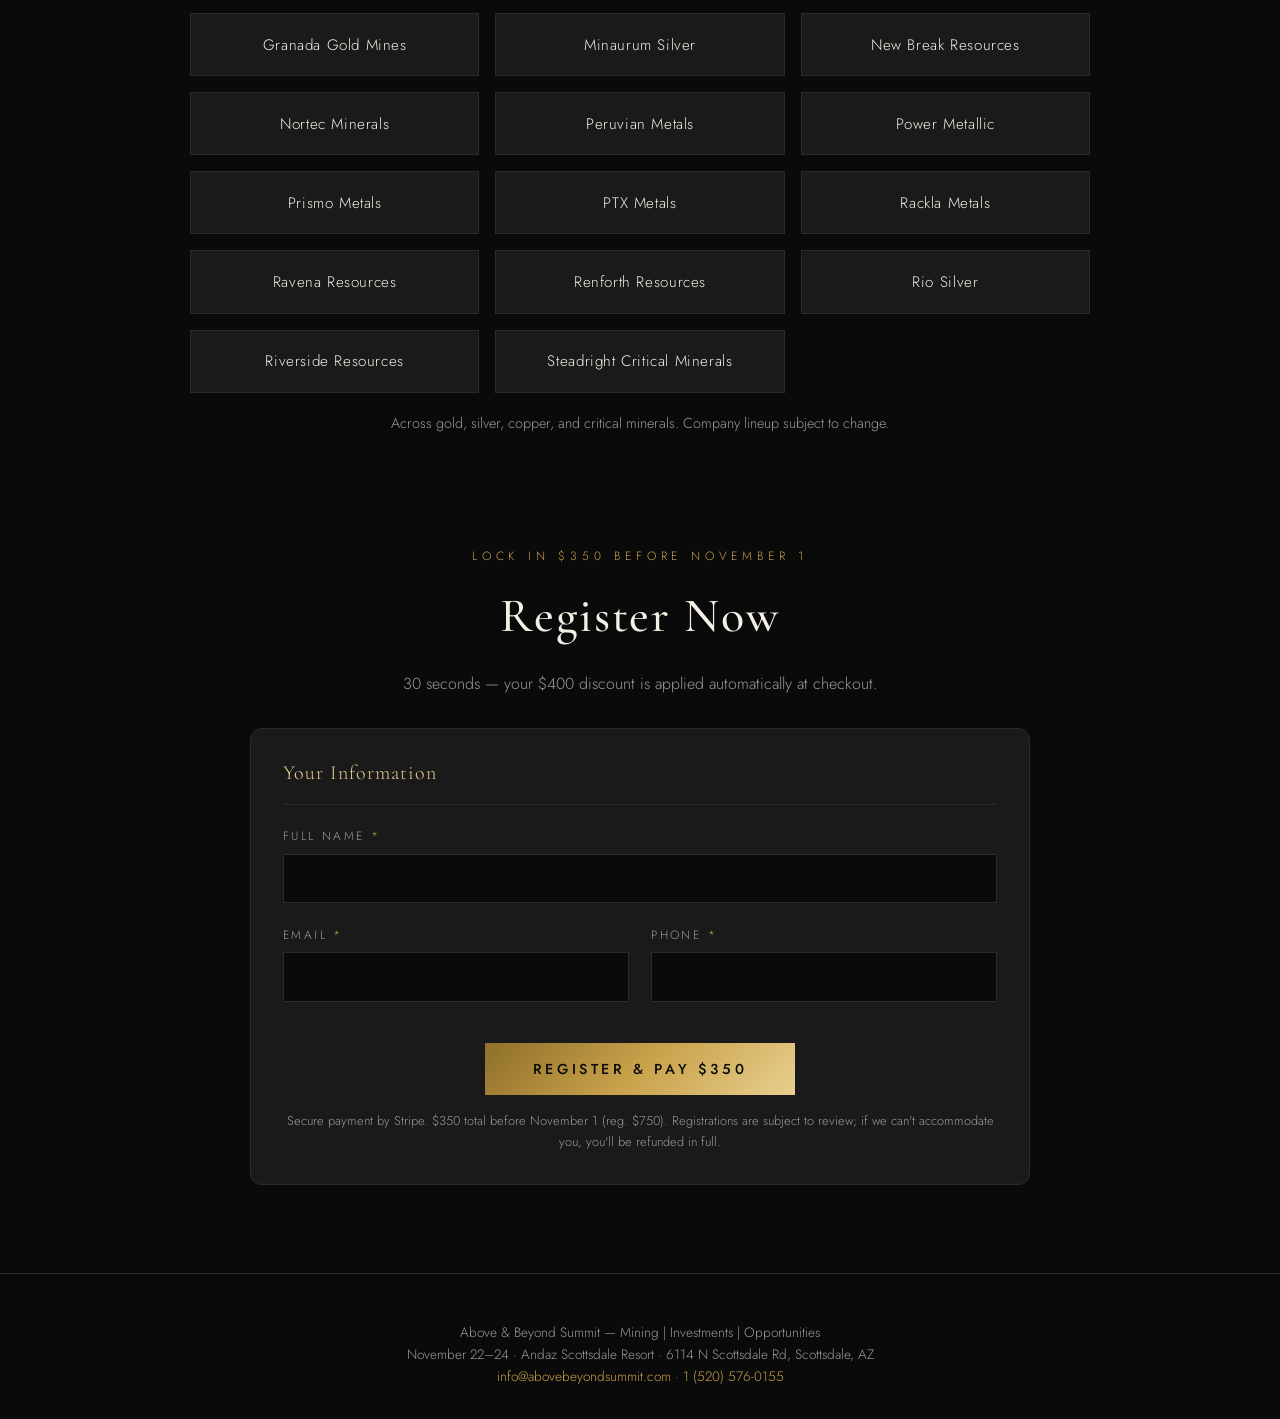
<file: localspecial/index.html>
<!DOCTYPE html>
<html lang="en">
<head>
<meta charset="UTF-8">
<meta name="viewport" content="width=device-width, initial-scale=1.0">
<title>The New Era of Gold Is Here — Above &amp; Beyond Summit, Scottsdale</title>
<meta name="robots" content="noindex, nofollow">
<meta name="description" content="Scottsdale locals: learn from the thought leaders of precious metals investing, November 22–24 at Andaz Scottsdale. $350 before November 1 (reg. $750).">
<link rel="preconnect" href="https://fonts.googleapis.com">
<link rel="preconnect" href="https://fonts.gstatic.com" crossorigin>
<link href="https://fonts.googleapis.com/css2?family=Cormorant+Garamond:wght@400;500;600&family=Jost:wght@300;400;500&display=swap" rel="stylesheet">
<link rel="stylesheet" href="../css/styles.css?v=7">
<link rel="icon" type="image/svg+xml" href="../assets/mark.svg">
<script src="https://challenges.cloudflare.com/turnstile/v0/api.js" async defer></script>
<style>
  .ls-hero { min-height: auto; padding: 4.5rem 1.5rem 3rem; }
  .ls-hero .logo-mark img { height: 200px; margin-bottom: 1rem; }
  .ls-kicker { font-size: 0.75rem; letter-spacing: 0.4em; text-transform: uppercase; color: var(--gold); display: block; margin-bottom: 1rem; }
  .ls-h1 { font-family: var(--serif); font-size: clamp(2.2rem, 7vw, 3.6rem); font-weight: 500; line-height: 1.12; max-width: 720px; }
  .ls-sub { color: var(--grey); max-width: 620px; margin: 1.2rem auto 0; font-size: 1.05rem; }
  .price-box { background: var(--card); border: 1px solid var(--gold-dark); max-width: 460px; margin: 2.2rem auto 0; padding: 1.8rem 2rem; }
  .price-line { display: flex; align-items: baseline; justify-content: center; gap: 1rem; }
  .price-old { color: var(--grey); text-decoration: line-through; font-size: 1.5rem; }
  .price-new { font-family: var(--serif); color: var(--gold-light); font-size: 3rem; font-weight: 600; }
  .price-note { color: var(--grey); font-size: 0.85rem; margin-top: 0.6rem; }
  .countdown { display: flex; justify-content: center; gap: 1.2rem; margin: 1.4rem 0 0.2rem; }
  .countdown div { text-align: center; }
  .countdown .num { font-family: var(--serif); font-size: 2rem; color: var(--gold-light); }
  .countdown .lbl { font-size: 0.65rem; letter-spacing: 0.25em; text-transform: uppercase; color: var(--grey); }
  .ls-strip { display: flex; justify-content: center; flex-wrap: wrap; gap: 1.6rem; margin-top: 2rem; }
  .ls-strip .sp { text-align: center; width: 110px; }
  .ls-strip img { width: 86px; height: 86px; border-radius: 50%; border: 2px solid var(--gold-dark); object-fit: cover; margin: 0 auto 0.5rem; }
  .ls-strip .nm { font-size: 0.8rem; color: var(--ivory); line-height: 1.25; }
  .ls-strip .rl { font-size: 0.68rem; color: var(--grey); }
  .urgency { text-align: center; color: var(--gold-light); letter-spacing: 0.15em; text-transform: uppercase; font-size: 0.8rem; margin-top: 1.6rem; }
</style>
</head>
<body>

<!-- ============ HERO ============ -->
<header class="hero ls-hero" id="top">
  <div class="logo-mark">
    <img src="../assets/logo-official.jpg" alt="Above &amp; Beyond Summit">
  </div>
  <span class="ls-kicker">Scottsdale &middot; November 22&ndash;24 &middot; Andaz Resort</span>
  <h1 class="ls-h1">The New Era of <span class="gold-text">Gold</span> Is Finally Here.</h1>
  <p class="ls-sub">Gold is making history — and the investors who understand this market are positioning now. For three days, the people who know how to make money in precious metals are coming to <strong style="color: var(--ivory);">your backyard</strong>. Learn directly from them.</p>

  <div class="price-box">
    <div class="price-line"><span class="price-old">$750</span><span class="price-new">$350</span></div>
    <div class="price-note">Local special — <strong style="color: var(--gold-light);">$400 off</strong> when you register before November 1. Discount code <strong>AZ400</strong> is applied automatically.</div>
    <div class="countdown" id="countdown">
      <div><div class="num" id="cd-d">–</div><div class="lbl">Days</div></div>
      <div><div class="num" id="cd-h">–</div><div class="lbl">Hours</div></div>
      <div><div class="num" id="cd-m">–</div><div class="lbl">Mins</div></div>
    </div>
    <div class="price-note" id="cd-label">left at the $350 local rate</div>
  </div>

  <div style="margin-top: 1.8rem;">
    <a class="btn btn-solid" href="#register" style="padding: 1rem 3rem; font-size: 0.9rem;">Claim My $350 Pass</a>
  </div>
  <p class="urgency">Investor passes are limited &middot; first come, first served</p>
</header>

<!-- ============ SPEAKERS ============ -->
<section class="highlights" style="padding: 3.5rem 1.5rem;">
  <div class="container">
    <div class="section-heading" style="margin-bottom: 2rem;">
      <span class="kicker">Learn From People Who've Done It</span>
      <h2>The Thought Leaders of <span class="gold-text">Precious Metals</span></h2>
    </div>
    <div class="ls-strip">
      <div class="sp"><img src="../assets/speaker-lynette-zang.jpg" alt="Lynette Zang"><div class="nm">Lynette Zang</div><div class="rl">Zang International</div></div>
      <div class="sp"><img src="../assets/speaker-jay-martin.jpg" alt="Jay Martin"><div class="nm">Jay Martin</div><div class="rl">The Jay Martin Show</div></div>
      <div class="sp"><img src="../assets/speaker-david-morgan.jpg" alt="David Morgan"><div class="nm">David Morgan</div><div class="rl">The Morgan Report</div></div>
      <div class="sp"><img src="../assets/speaker-steve-barton.jpg" alt="Steve Barton"><div class="nm">Steve Barton</div><div class="rl">In It To Win It</div></div>
      <div class="sp"><img src="../assets/speaker-mark-finchem.jpg" alt="Mark Finchem"><div class="nm">Sen. Mark Finchem</div><div class="rl">Arizona Senate</div></div>
      <div class="sp"><img src="../assets/speaker-steve-hyland.jpg" alt="Steve Hyland"><div class="nm">Steve Hyland</div><div class="rl">The Deep Dive</div></div>
    </div>
    <p style="text-align:center; color: var(--grey); margin-top: 2rem; max-width: 640px; margin-left:auto; margin-right:auto;">Three days of keynotes, panels, and face-to-face access: meet the management teams of 20+ mining companies, hear where the smart money is going, and leave with a plan — plus receptions, dinners, and a golf tournament at Camelback Golf Club.</p>
  </div>
</section>

<!-- ============ WHAT'S INCLUDED ============ -->
<section style="padding: 3.5rem 1.5rem;">
  <div class="container">
    <div class="section-heading" style="margin-bottom: 2rem;">
      <span class="kicker">One Pass. Everything Included.</span>
      <h2>What Your <span class="gold-text">$350</span> Covers</h2>
    </div>
    <div class="card-grid">
      <div class="card">
        <div class="icon">&#9737;</div>
        <h3>One-on-One CEO Meetings</h3>
        <p>Sit down privately with the CEOs of early-stage mining companies — the kind of access institutional investors pay for.</p>
      </div>
      <div class="card">
        <div class="icon">&#127869;</div>
        <h3>Meals &amp; Receptions</h3>
        <p>Breakfast and lunch on both conference days, cocktail receptions each evening, and a welcome reception on arrival night.</p>
      </div>
      <div class="card">
        <div class="icon">&#127863;</div>
        <h3>Fogo de Ch&atilde;o Mixer</h3>
        <p>An evening dinner mixer at Fogo de Ch&atilde;o Brazilian Steakhouse — network with speakers, CEOs, and fellow investors over churrasco.</p>
      </div>
      <div class="card">
        <div class="icon">&#129689;</div>
        <h3>1&nbsp;oz Gold Eagle Giveaway</h3>
        <p>A one-ounce American Gold Eagle given away Tuesday at 3:45 PM — you must be in the room to win.</p>
      </div>
    </div>
  </div>
</section>

<!-- ============ ITINERARY ============ -->
<section class="highlights" style="padding: 3.5rem 1.5rem;">
  <div class="container">
    <div class="section-heading" style="margin-bottom: 2rem;">
      <span class="kicker">November 22&ndash;24</span>
      <h2>Your Three Days</h2>
    </div>
    <div class="agenda-grid">
      <div class="day">
        <div class="date">Nov 22</div>
        <div class="dow">Sunday · Arrival</div>
        <ul>
          <li>Arrivals &amp; check-in</li>
          <li>Optional golf tournament at Camelback Golf Club (10 AM)*</li>
          <li>Welcome cocktail reception</li>
        </ul>
      </div>
      <div class="day">
        <div class="date">Nov 23</div>
        <div class="dow">Monday · Speakers</div>
        <ul>
          <li>Breakfast</li>
          <li>Speaker sessions</li>
          <li>Lunch</li>
          <li>Speaker sessions</li>
          <li>Cocktail reception</li>
          <li>Dinner &amp; mixer at Fogo de Ch&atilde;o</li>
        </ul>
      </div>
      <div class="day">
        <div class="date">Nov 24</div>
        <div class="dow">Tuesday · Meetings</div>
        <ul>
          <li>Breakfast</li>
          <li>One-on-one CEO meetings</li>
          <li>Lunch</li>
          <li>One-on-one CEO meetings</li>
          <li>1&nbsp;oz Gold Eagle giveaway — 3:45 PM</li>
          <li>Cocktail reception</li>
        </ul>
      </div>
    </div>
    <p class="agenda-note" style="margin-top:1rem;">*Golf fees are not included in the conference fee.</p>
  </div>
</section>

<!-- ============ COMPANIES ============ -->
<section style="padding: 3.5rem 1.5rem;">
  <div class="container" style="max-width: 900px;">
    <div class="section-heading" style="margin-bottom: 2rem;">
      <span class="kicker">Meet the Management</span>
      <h2>20+ Mining Companies, <span class="gold-text">CEOs in the Room</span></h2>
      <p class="sub">These aren't booth reps — you'll meet the executives running the companies, including:</p>
    </div>
    <div class="company-grid">
      <div class="company-item">Alex Metals</div>
      <div class="company-item">Amex Gold Mining</div>
      <div class="company-item">Black Swan Graphene</div>
      <div class="company-item">Blade Resources</div>
      <div class="company-item">Blue Jay Gold</div>
      <div class="company-item">Canadian Copper</div>
      <div class="company-item">Cupani Metals Corp.</div>
      <div class="company-item">Epic Gold</div>
      <div class="company-item">First Phosphate</div>
      <div class="company-item">Granada Gold Mines</div>
      <div class="company-item">Minaurum Silver</div>
      <div class="company-item">New Break Resources</div>
      <div class="company-item">Nortec Minerals</div>
      <div class="company-item">Peruvian Metals</div>
      <div class="company-item">Power Metallic</div>
      <div class="company-item">Prismo Metals</div>
      <div class="company-item">PTX Metals</div>
      <div class="company-item">Rackla Metals</div>
      <div class="company-item">Ravena Resources</div>
      <div class="company-item">Renforth Resources</div>
      <div class="company-item">Rio Silver</div>
      <div class="company-item">Riverside Resources</div>
      <div class="company-item">Steadright Critical Minerals</div>
    </div>
    <p style="text-align:center; color: var(--grey); font-size: 0.9rem; margin-top: 1.2rem;">Across gold, silver, copper, and critical minerals. Company lineup subject to change.</p>
  </div>
</section>

<!-- ============ REGISTER ============ -->
<section id="register" style="padding: 3.5rem 1.5rem;">
  <div class="container" style="max-width: 780px;">
    <div class="section-heading" style="margin-bottom: 2rem;">
      <span class="kicker">Lock In $350 Before November 1</span>
      <h2>Register Now</h2>
      <p class="sub">30 seconds — your $400 discount is applied automatically at checkout.</p>
    </div>

    <form id="ls-form" novalidate>
      <input type="text" name="_honey" style="display:none" tabindex="-1" autocomplete="off" aria-hidden="true">
      <fieldset>
        <legend>Your Information</legend>
        <div class="field">
          <label for="ls-name">Full Name <span class="req">*</span></label>
          <input type="text" id="ls-name" name="name" required>
        </div>
        <div class="two-col">
          <div class="field">
            <label for="ls-email">Email <span class="req">*</span></label>
            <input type="email" id="ls-email" name="email" required>
          </div>
          <div class="field">
            <label for="ls-phone">Phone <span class="req">*</span></label>
            <input type="tel" id="ls-phone" name="phone" required>
          </div>
        </div>
        <div class="cf-turnstile" data-sitekey="0x4AAAAAAFJJYuaUFH5GUW_Q" data-theme="dark" style="margin-bottom: 1.2rem;"></div>
        <div class="form-actions" style="margin-top: 0.5rem;">
          <button type="submit" class="btn btn-solid" style="padding: 1rem 3rem; font-size: 0.9rem;">Register &amp; Pay $350</button>
          <p class="form-note" id="ls-error" style="color: #d66; display: none;"></p>
          <p class="form-note">Secure payment by Stripe. $350 total before November 1 (reg. $750). Registrations are subject to review; if we can't accommodate you, you'll be refunded in full.</p>
        </div>
      </fieldset>
    </form>

    <div class="success-box" id="ls-success">
      <h2>One Step Left</h2>
      <p>We've received your details — your spot is confirmed once payment is complete.<br>Your $400 discount is already applied.</p>
      <p style="margin-top:2rem;"><a class="btn btn-solid" href="#" onclick="lsCheckout(); return false;">Complete Payment — $350</a></p>
    </div>
  </div>
</section>

<footer>
  <p>Above &amp; Beyond Summit &mdash; Mining | Investments | Opportunities</p>
  <p>November 22&ndash;24 &middot; Andaz Scottsdale Resort &middot; 6114 N Scottsdale Rd, Scottsdale, AZ</p>
  <p><a href="mailto:info@abovebeyondsummit.com">info@abovebeyondsummit.com</a> &middot; <a href="tel:+15205760155">1 (520) 576-0155</a></p>
</footer>

<script>
// Countdown to the end of the $350 local rate (Nov 1, midnight Arizona time)
const DEADLINE = new Date('2026-11-01T00:00:00-07:00').getTime();
function tick() {
  let ms = DEADLINE - Date.now();
  if (ms <= 0) {
    document.getElementById('countdown').style.display = 'none';
    document.getElementById('cd-label').textContent = 'The $350 local rate has ended.';
    return;
  }
  const d = Math.floor(ms / 86400000), h = Math.floor(ms % 86400000 / 3600000), m = Math.floor(ms % 3600000 / 60000);
  document.getElementById('cd-d').textContent = d;
  document.getElementById('cd-h').textContent = h;
  document.getElementById('cd-m').textContent = m;
}
tick(); setInterval(tick, 30000);

async function lsCheckout() {
  try {
    const r = await fetch('/api/checkout', {
      method: 'POST',
      headers: { 'Content-Type': 'application/json' },
      body: JSON.stringify({ quantity: 1, promo: 'AZ400', email: (document.getElementById('ls-email').value || '').trim() || undefined })
    });
    const d = await r.json();
    if (d.url) { window.location = d.url; return; }
    throw new Error(d.error || 'Unexpected response');
  } catch (e) { alert(e.message || 'Could not start checkout. Please try again.'); }
}

document.getElementById('ls-form').addEventListener('submit', async function (e) {
  e.preventDefault();
  let valid = true;
  this.querySelectorAll('[required]').forEach(el => {
    if (!el.value.trim()) { el.style.borderColor = '#a33'; valid = false; }
    else el.style.borderColor = '';
  });
  if (!valid) return;
  const btn = this.querySelector('[type="submit"]');
  const err = document.getElementById('ls-error');
  btn.disabled = true; btn.textContent = 'Submitting…'; err.style.display = 'none';
  const val = n => { const el = this.querySelector('[name="' + n + '"]'); return el ? el.value.trim() : ''; };
  try {
    const res = await fetch('/api/register', {
      method: 'POST',
      headers: { 'Content-Type': 'application/json' },
      body: JSON.stringify({
        type: 'investor',
        name: val('name'), email: val('email'), phone: val('phone'),
        extras: { local_special: true },
        source: 'abovebeyondsummit.com/localspecial',
        _honey: val('_honey'),
        _ts_token: (document.querySelector('[name="cf-turnstile-response"]') || {}).value
      })
    });
    const json = await res.json().catch(() => ({}));
    if (!res.ok || !json.ok) throw new Error(json.error || 'failed');
    btn.textContent = 'Redirecting to secure payment…';
    this.style.display = 'none';
    document.getElementById('ls-success').style.display = 'block';
    window.scrollTo({ top: document.getElementById('register').offsetTop, behavior: 'smooth' });
    lsCheckout();
  } catch (e2) {
    btn.disabled = false; btn.textContent = 'Register & Pay $350';
    err.textContent = 'Sorry — something went wrong. Please try again in a moment.';
    err.style.display = 'block';
  }
});
</script>

</body>
</html>
</file>
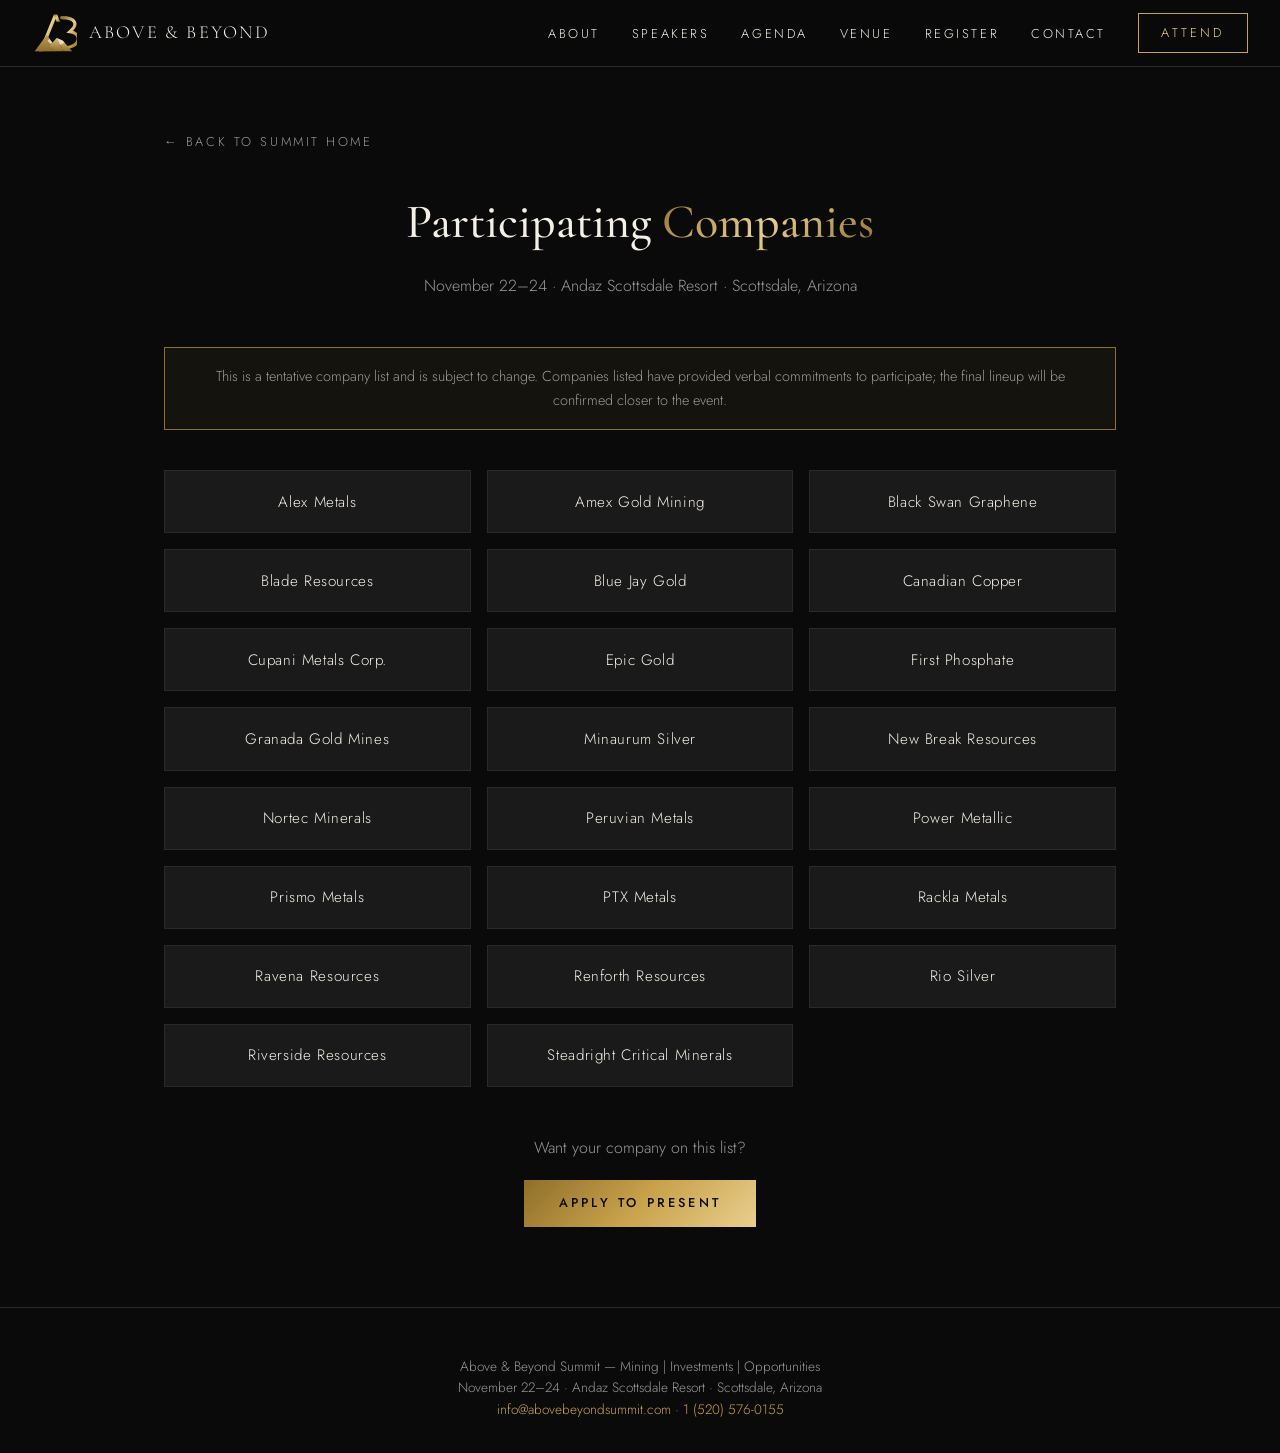
<file: companies.html>
<!DOCTYPE html>
<html lang="en">
<head>
<meta charset="UTF-8">
<meta name="viewport" content="width=device-width, initial-scale=1.0">
<title>Participating Companies — Above &amp; Beyond Summit</title>
<meta name="description" content="Tentative list of companies participating in the Above & Beyond Mining Summit, November 22–24 at Andaz Scottsdale Resort, Scottsdale, Arizona.">
<link rel="preconnect" href="https://fonts.googleapis.com">
<link rel="preconnect" href="https://fonts.gstatic.com" crossorigin>
<link href="https://fonts.googleapis.com/css2?family=Cormorant+Garamond:wght@400;500;600&family=Jost:wght@300;400;500&display=swap" rel="stylesheet">
<link rel="stylesheet" href="css/styles.css?v=7">
<link rel="icon" type="image/svg+xml" href="assets/mark.svg">
</head>
<body>

<nav>
  <a class="brand" href="index.html">
    <img src="assets/mark.svg" alt="Above &amp; Beyond Summit">
    <span>ABOVE &amp; BEYOND</span>
  </a>
  <ul>
    <li><a href="index.html#about">About</a></li>
    <li><a href="index.html#speakers">Speakers</a></li>
    <li><a href="index.html#agenda">Agenda</a></li>
    <li><a href="index.html#venue">Venue</a></li>
    <li><a href="index.html#register">Register</a></li>
    <li><a href="contact.html">Contact</a></li>
    <li><a class="btn" href="register-investor.html">Attend</a></li>
  </ul>
</nav>

<main class="form-page" style="max-width: 1000px;">
  <a class="back-link" href="index.html">&larr; Back to Summit Home</a>

  <div class="page-heading">
    <h1>Participating <span class="gold-text">Companies</span></h1>
    <p>November 22&ndash;24 &middot; Andaz Scottsdale Resort &middot; Scottsdale, Arizona</p>
  </div>

  <div class="notice">
    This is a tentative company list and is subject to change. Companies listed have provided verbal commitments to participate; the final lineup will be confirmed closer to the event.
  </div>

  <div class="company-grid">
    <div class="company-item">Alex Metals</div>
    <div class="company-item">Amex Gold Mining</div>
    <div class="company-item">Black Swan Graphene</div>
    <div class="company-item">Blade Resources</div>
    <div class="company-item">Blue Jay Gold</div>
    <div class="company-item">Canadian Copper</div>
    <div class="company-item">Cupani Metals Corp.</div>
    <div class="company-item">Epic Gold</div>
    <div class="company-item">First Phosphate</div>
    <div class="company-item">Granada Gold Mines</div>
    <div class="company-item">Minaurum Silver</div>
    <div class="company-item">New Break Resources</div>
    <div class="company-item">Nortec Minerals</div>
    <div class="company-item">Peruvian Metals</div>
    <div class="company-item">Power Metallic</div>
    <div class="company-item">Prismo Metals</div>
    <div class="company-item">PTX Metals</div>
    <div class="company-item">Rackla Metals</div>
    <div class="company-item">Ravena Resources</div>
    <div class="company-item">Renforth Resources</div>
    <div class="company-item">Rio Silver</div>
    <div class="company-item">Riverside Resources</div>
    <div class="company-item">Steadright Critical Minerals</div>
  </div>

  <div style="text-align:center; margin-top: 3rem;">
    <p style="color: var(--grey); margin-bottom: 1.25rem;">Want your company on this list?</p>
    <a class="btn btn-solid" href="register-company.html">Apply to Present</a>
  </div>
</main>

<footer>
  <p>Above &amp; Beyond Summit &mdash; Mining | Investments | Opportunities</p>
  <p>November 22&ndash;24 &middot; Andaz Scottsdale Resort &middot; Scottsdale, Arizona</p>
  <p><a href="mailto:info@abovebeyondsummit.com">info@abovebeyondsummit.com</a> &middot; <a href="tel:+15205760155">1 (520) 576-0155</a></p>
</footer>

</body>
</html>
</file>
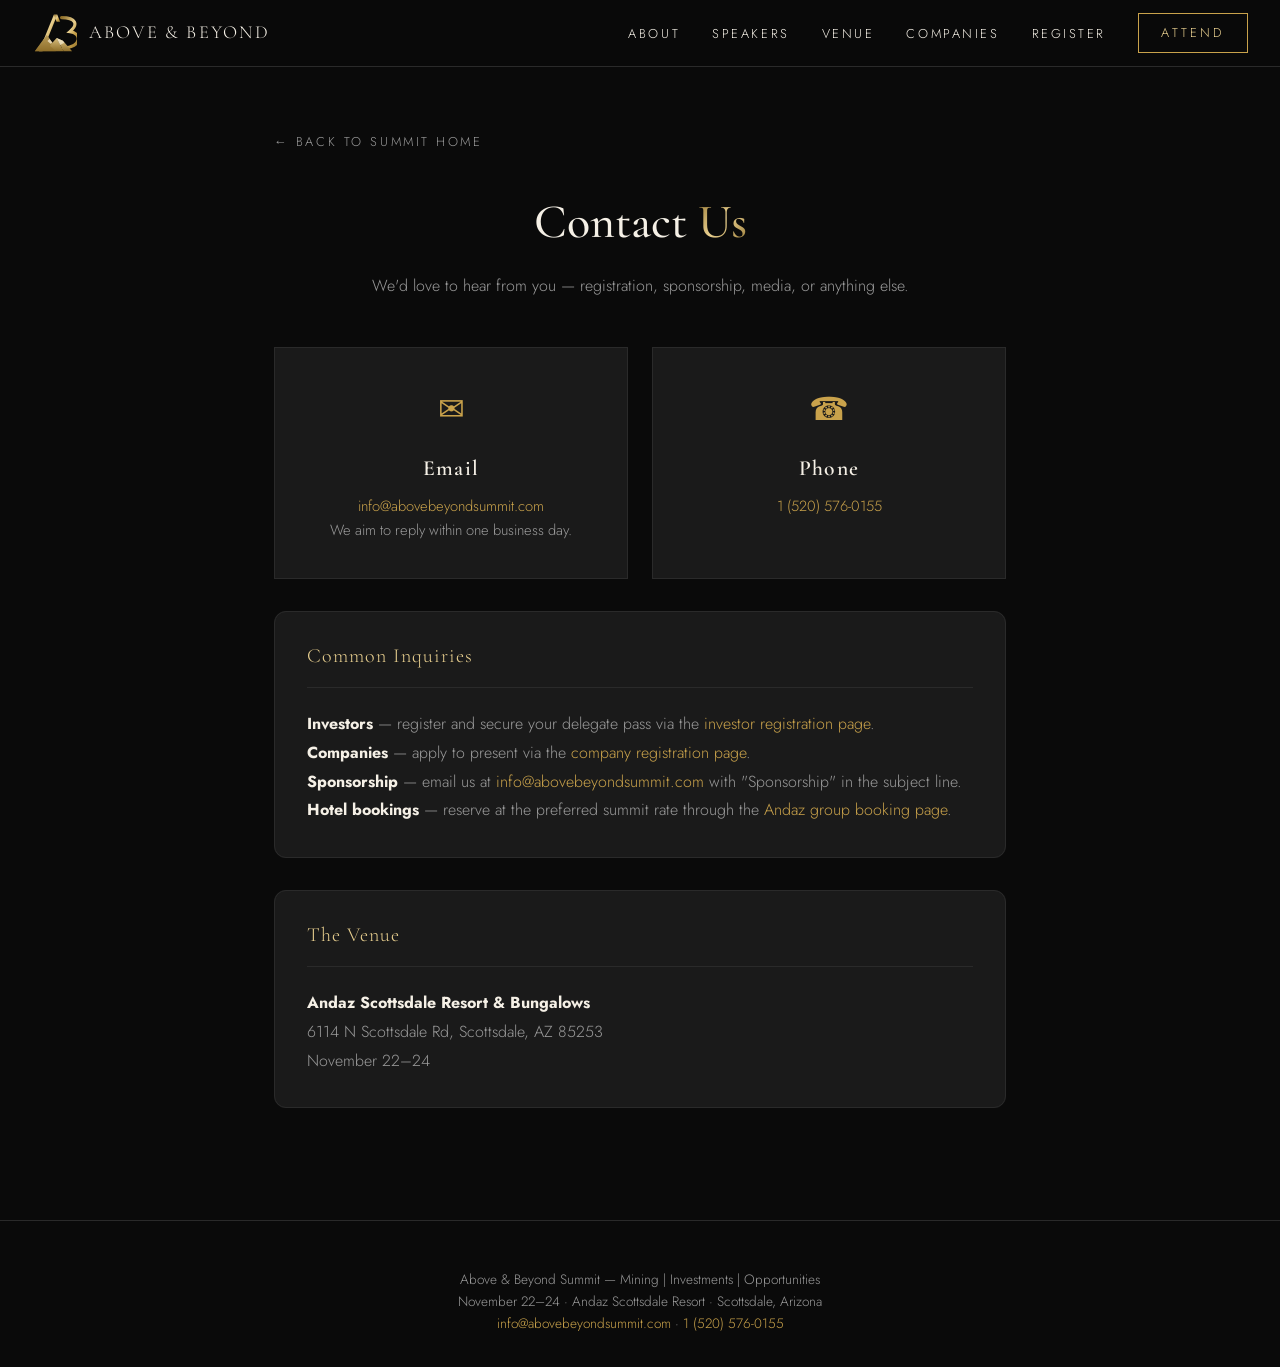
<file: contact.html>
<!DOCTYPE html>
<html lang="en">
<head>
<meta charset="UTF-8">
<meta name="viewport" content="width=device-width, initial-scale=1.0">
<title>Contact Us — Above &amp; Beyond Summit</title>
<meta name="description" content="Contact the Above & Beyond Mining Summit team — registration, sponsorship, media, and general inquiries.">
<link rel="preconnect" href="https://fonts.googleapis.com">
<link rel="preconnect" href="https://fonts.gstatic.com" crossorigin>
<link href="https://fonts.googleapis.com/css2?family=Cormorant+Garamond:wght@400;500;600&family=Jost:wght@300;400;500&display=swap" rel="stylesheet">
<link rel="stylesheet" href="css/styles.css?v=7">
<link rel="icon" type="image/svg+xml" href="assets/mark.svg">
</head>
<body>

<nav>
  <a class="brand" href="index.html">
    <img src="assets/mark.svg" alt="Above &amp; Beyond Summit">
    <span>ABOVE &amp; BEYOND</span>
  </a>
  <ul>
    <li><a href="index.html#about">About</a></li>
    <li><a href="index.html#speakers">Speakers</a></li>
    <li><a href="index.html#venue">Venue</a></li>
    <li><a href="companies.html">Companies</a></li>
    <li><a href="index.html#register">Register</a></li>
    <li><a class="btn" href="register-investor.html">Attend</a></li>
  </ul>
</nav>

<main class="form-page">
  <a class="back-link" href="index.html">&larr; Back to Summit Home</a>

  <div class="page-heading">
    <h1>Contact <span class="gold-text">Us</span></h1>
    <p>We'd love to hear from you — registration, sponsorship, media, or anything else.</p>
  </div>

  <div class="card-grid" style="margin-bottom: 2rem;">
    <div class="card">
      <div class="icon">&#9993;</div>
      <h3>Email</h3>
      <p><a href="mailto:info@abovebeyondsummit.com">info@abovebeyondsummit.com</a><br>We aim to reply within one business day.</p>
    </div>
    <div class="card">
      <div class="icon">&#9742;</div>
      <h3>Phone</h3>
      <p><a href="tel:+15205760155">1 (520) 576-0155</a></p>
    </div>
  </div>

  <fieldset>
    <legend>Common Inquiries</legend>
    <div class="field">
      <p style="color: var(--grey); line-height: 1.8;">
        <strong style="color: var(--ivory);">Investors</strong> — register and secure your delegate pass via the <a href="register-investor.html">investor registration page</a>.<br>
        <strong style="color: var(--ivory);">Companies</strong> — apply to present via the <a href="register-company.html">company registration page</a>.<br>
        <strong style="color: var(--ivory);">Sponsorship</strong> — email us at <a href="mailto:info@abovebeyondsummit.com?subject=Sponsorship%20Inquiry">info@abovebeyondsummit.com</a> with "Sponsorship" in the subject line.<br>
        <strong style="color: var(--ivory);">Hotel bookings</strong> — reserve at the preferred summit rate through the <a href="https://www.hyatt.com/events/en-US/group-booking/PHXAZ/G-ABOV" target="_blank" rel="noopener">Andaz group booking page</a>.
      </p>
    </div>
  </fieldset>

  <fieldset>
    <legend>The Venue</legend>
    <div class="field">
      <p style="color: var(--grey); line-height: 1.8;">
        <strong style="color: var(--ivory);">Andaz Scottsdale Resort &amp; Bungalows</strong><br>
        6114 N Scottsdale Rd, Scottsdale, AZ 85253<br>
        November 22&ndash;24
      </p>
    </div>
  </fieldset>
</main>

<footer>
  <p>Above &amp; Beyond Summit &mdash; Mining | Investments | Opportunities</p>
  <p>November 22&ndash;24 &middot; Andaz Scottsdale Resort &middot; Scottsdale, Arizona</p>
  <p><a href="mailto:info@abovebeyondsummit.com">info@abovebeyondsummit.com</a> &middot; <a href="tel:+15205760155">1 (520) 576-0155</a></p>
</footer>

</body>
</html>
</file>
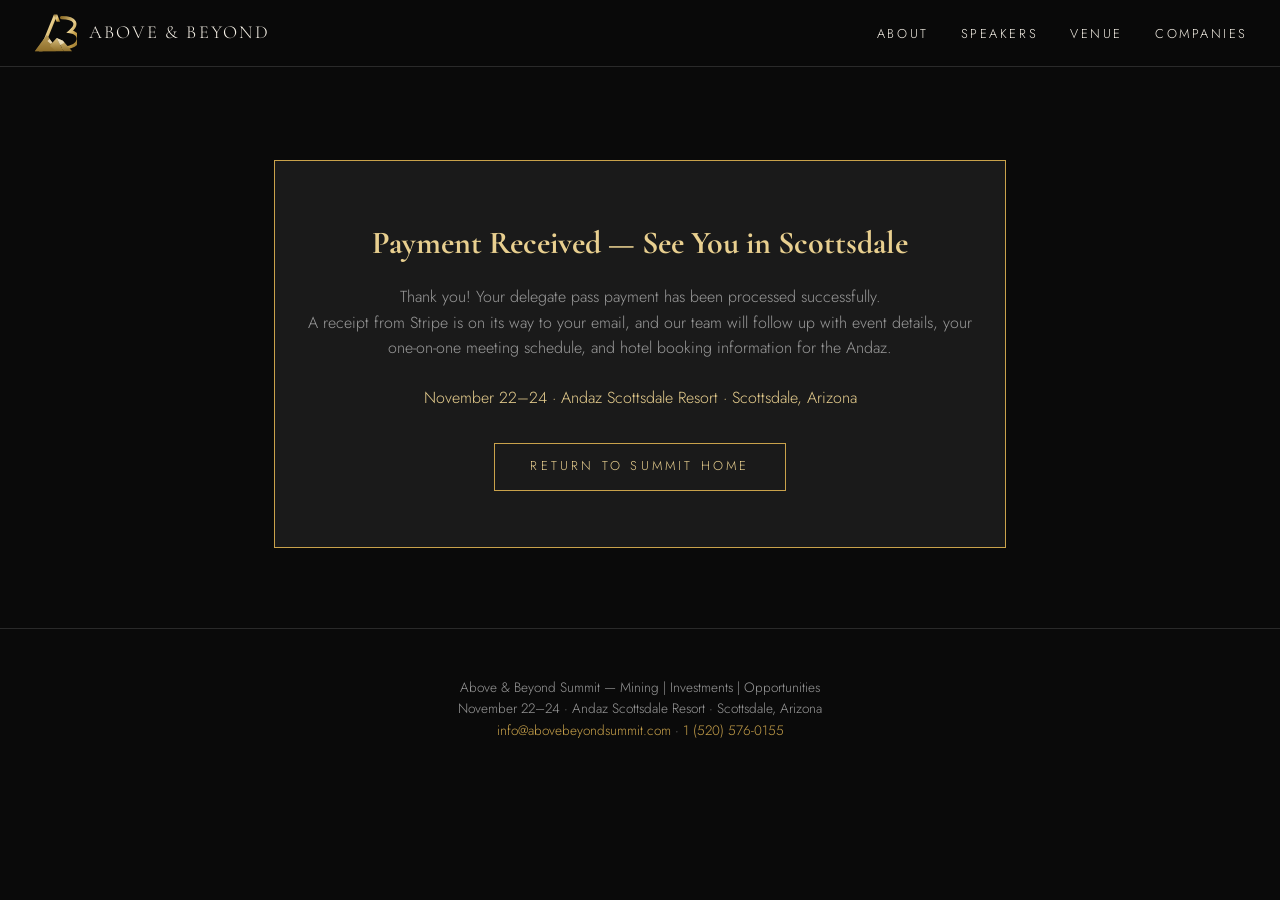
<file: payment-success.html>
<!DOCTYPE html>
<html lang="en">
<head>
<meta charset="UTF-8">
<meta name="viewport" content="width=device-width, initial-scale=1.0">
<title>Payment Received — Above &amp; Beyond Summit</title>
<link rel="preconnect" href="https://fonts.googleapis.com">
<link rel="preconnect" href="https://fonts.gstatic.com" crossorigin>
<link href="https://fonts.googleapis.com/css2?family=Cormorant+Garamond:wght@400;500;600&family=Jost:wght@300;400;500&display=swap" rel="stylesheet">
<link rel="stylesheet" href="css/styles.css?v=7">
<link rel="icon" type="image/svg+xml" href="assets/mark.svg">
</head>
<body>

<nav>
  <a class="brand" href="index.html">
    <img src="assets/mark.svg" alt="Above &amp; Beyond Summit">
    <span>ABOVE &amp; BEYOND</span>
  </a>
  <ul>
    <li><a href="index.html#about">About</a></li>
    <li><a href="index.html#speakers">Speakers</a></li>
    <li><a href="index.html#venue">Venue</a></li>
    <li><a href="companies.html">Companies</a></li>
  </ul>
</nav>

<main class="form-page">
  <div class="success-box" style="display: block; margin-top: 2rem;">
    <h2>Payment Received — See You in Scottsdale</h2>
    <p>Thank you! Your delegate pass payment has been processed successfully.<br>
    A receipt from Stripe is on its way to your email, and our team will follow up with event details, your one-on-one meeting schedule, and hotel booking information for the Andaz.</p>
    <p style="margin-top: 1.5rem; color: var(--gold-light);">November 22&ndash;24 &middot; Andaz Scottsdale Resort &middot; Scottsdale, Arizona</p>
    <p style="margin-top: 2rem;"><a class="btn" href="index.html">Return to Summit Home</a></p>
  </div>
</main>

<footer>
  <p>Above &amp; Beyond Summit &mdash; Mining | Investments | Opportunities</p>
  <p>November 22&ndash;24 &middot; Andaz Scottsdale Resort &middot; Scottsdale, Arizona</p>
  <p><a href="mailto:info@abovebeyondsummit.com">info@abovebeyondsummit.com</a> &middot; <a href="tel:+15205760155">1 (520) 576-0155</a></p>
</footer>

</body>
</html>
</file>
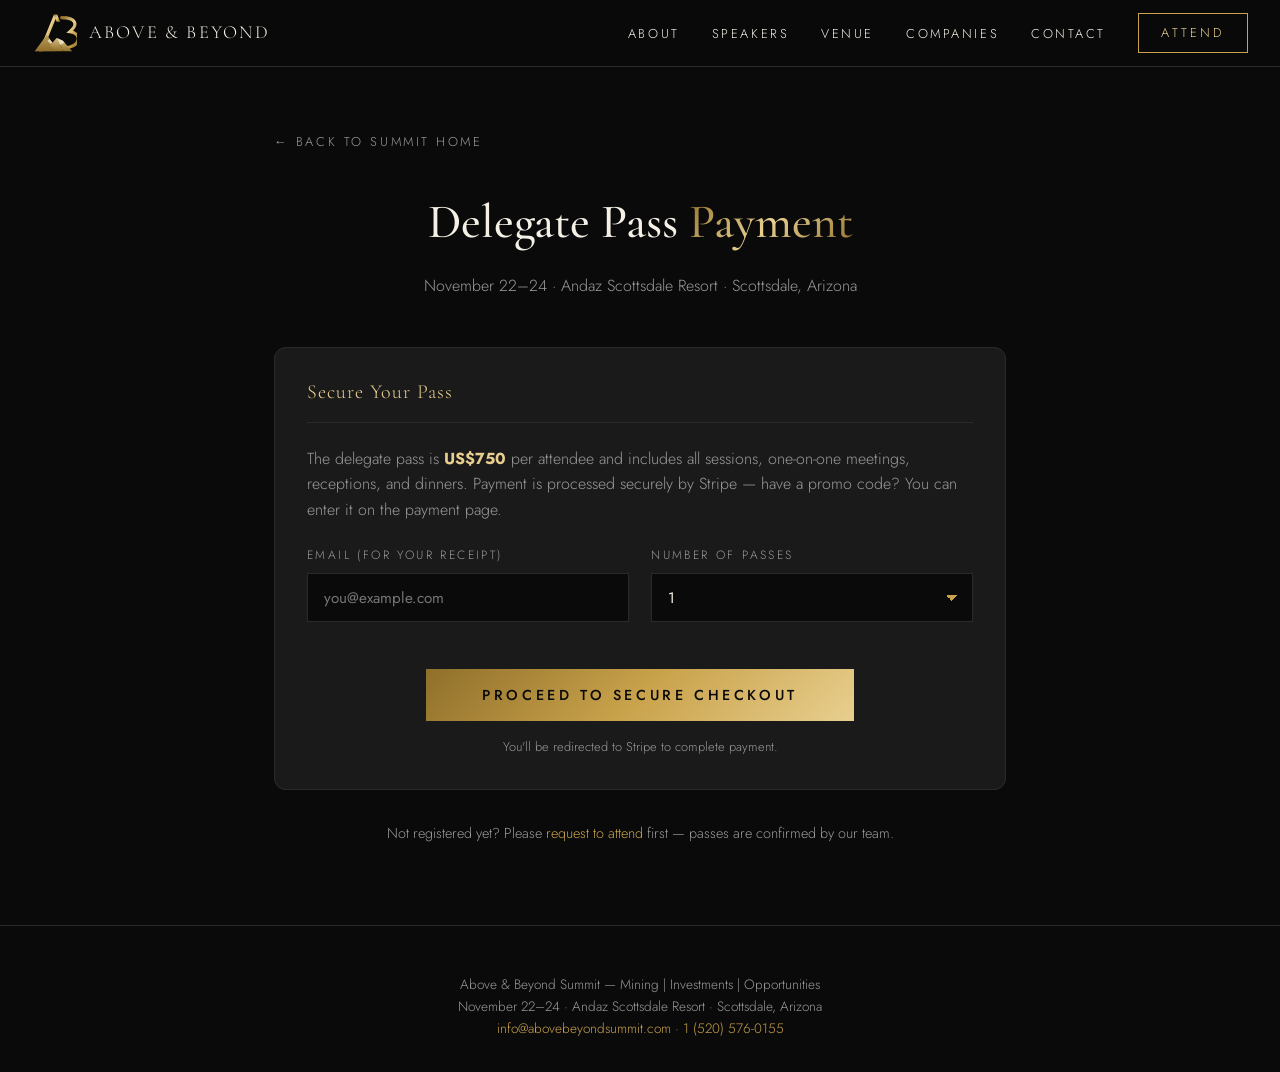
<file: payment.html>
<!DOCTYPE html>
<html lang="en">
<head>
<meta charset="UTF-8">
<meta name="viewport" content="width=device-width, initial-scale=1.0">
<title>Delegate Pass Payment — Above &amp; Beyond Summit</title>
<link rel="preconnect" href="https://fonts.googleapis.com">
<link rel="preconnect" href="https://fonts.gstatic.com" crossorigin>
<link href="https://fonts.googleapis.com/css2?family=Cormorant+Garamond:wght@400;500;600&family=Jost:wght@300;400;500&display=swap" rel="stylesheet">
<link rel="stylesheet" href="css/styles.css?v=7">
<link rel="icon" type="image/svg+xml" href="assets/mark.svg">
</head>
<body>

<nav>
  <a class="brand" href="index.html">
    <img src="assets/mark.svg" alt="Above &amp; Beyond Summit">
    <span>ABOVE &amp; BEYOND</span>
  </a>
  <ul>
    <li><a href="index.html#about">About</a></li>
    <li><a href="index.html#speakers">Speakers</a></li>
    <li><a href="index.html#venue">Venue</a></li>
    <li><a href="companies.html">Companies</a></li>
    <li><a href="contact.html">Contact</a></li>
    <li><a class="btn" href="register-investor.html">Attend</a></li>
  </ul>
</nav>

<main class="form-page">
  <a class="back-link" href="index.html">&larr; Back to Summit Home</a>

  <div class="page-heading">
    <h1>Delegate Pass <span class="gold-text">Payment</span></h1>
    <p>November 22&ndash;24 &middot; Andaz Scottsdale Resort &middot; Scottsdale, Arizona</p>
  </div>

  <fieldset>
    <legend>Secure Your Pass</legend>
    <p style="color: var(--grey); margin-bottom: 1.5rem;">The delegate pass is <strong style="color: var(--gold-light);">US$750</strong> per attendee and includes all sessions, one-on-one meetings, receptions, and dinners. Payment is processed securely by Stripe &mdash; have a promo code? You can enter it on the payment page.</p>
    <div class="two-col">
      <div class="field">
        <label for="pay-email">Email (for your receipt)</label>
        <input type="email" id="pay-email" name="email" placeholder="you@example.com">
      </div>
      <div class="field">
        <label for="pay-qty">Number of Passes</label>
        <select id="pay-qty">
          <option value="1" selected>1</option>
          <option value="2">2</option>
          <option value="3">3</option>
          <option value="4">4</option>
          <option value="5">5</option>
        </select>
      </div>
    </div>
    <div class="form-actions" style="margin-top: 1.5rem;">
      <button type="button" class="btn btn-solid" id="pay-btn" onclick="startCheckout()">Proceed to Secure Checkout</button>
      <p class="form-note" id="pay-error" style="color: #d66; display: none;"></p>
      <p class="form-note">You'll be redirected to Stripe to complete payment.</p>
    </div>
  </fieldset>

  <p style="text-align:center; color: var(--grey); font-size: 0.9rem;">Not registered yet? Please <a href="register-investor.html">request to attend</a> first &mdash; passes are confirmed by our team.</p>
</main>

<footer>
  <p>Above &amp; Beyond Summit &mdash; Mining | Investments | Opportunities</p>
  <p>November 22&ndash;24 &middot; Andaz Scottsdale Resort &middot; Scottsdale, Arizona</p>
  <p><a href="mailto:info@abovebeyondsummit.com">info@abovebeyondsummit.com</a> &middot; <a href="tel:+15205760155">1 (520) 576-0155</a></p>
</footer>

<script>
async function startCheckout() {
  const btn = document.getElementById('pay-btn');
  const err = document.getElementById('pay-error');
  btn.disabled = true; btn.textContent = 'Redirecting…'; err.style.display = 'none';
  try {
    const r = await fetch('/api/checkout', {
      method: 'POST',
      headers: { 'Content-Type': 'application/json' },
      body: JSON.stringify({
        quantity: document.getElementById('pay-qty').value,
        email: document.getElementById('pay-email').value.trim() || undefined
      })
    });
    const d = await r.json();
    if (d.url) { window.location = d.url; return; }
    throw new Error(d.error || 'Unexpected response');
  } catch (e) {
    err.textContent = e.message || 'Could not start checkout. Please try again.';
    err.style.display = 'block';
    btn.disabled = false; btn.textContent = 'Proceed to Secure Checkout';
  }
}
</script>

</body>
</html>
</file>
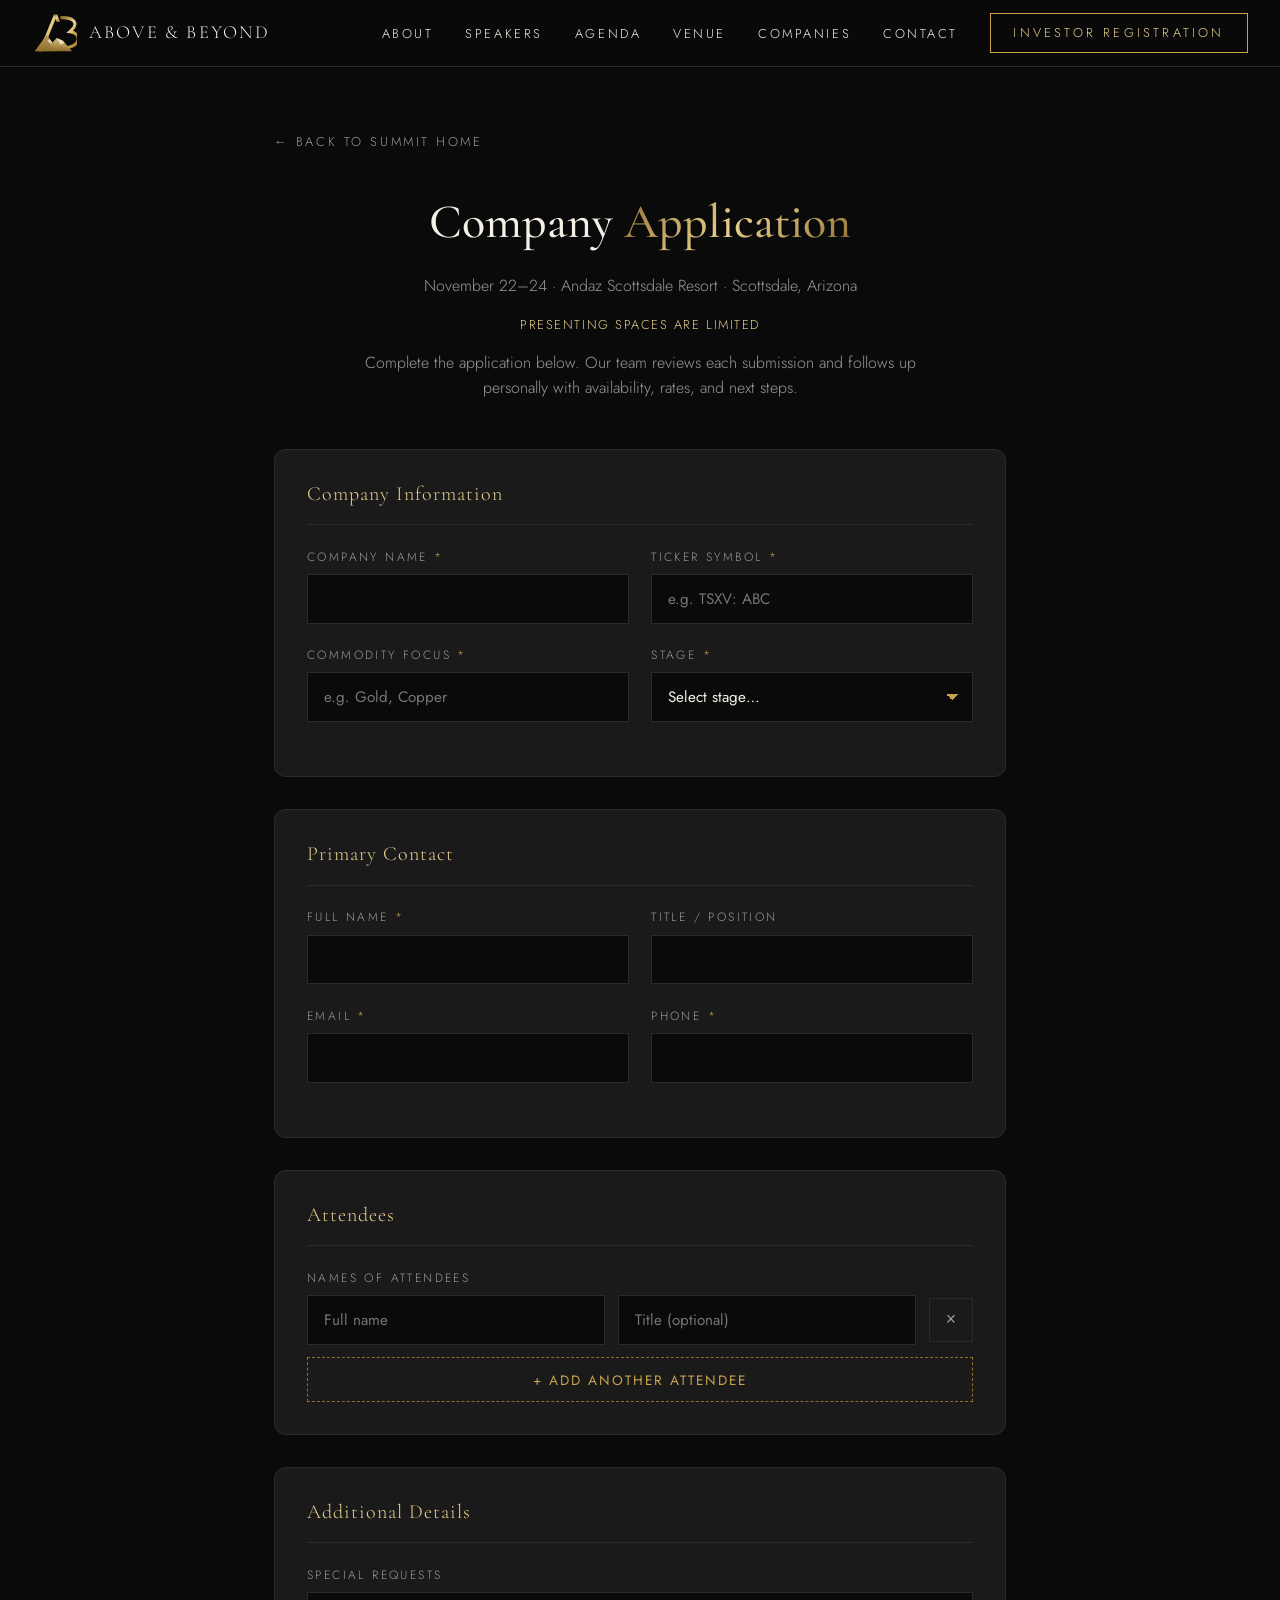
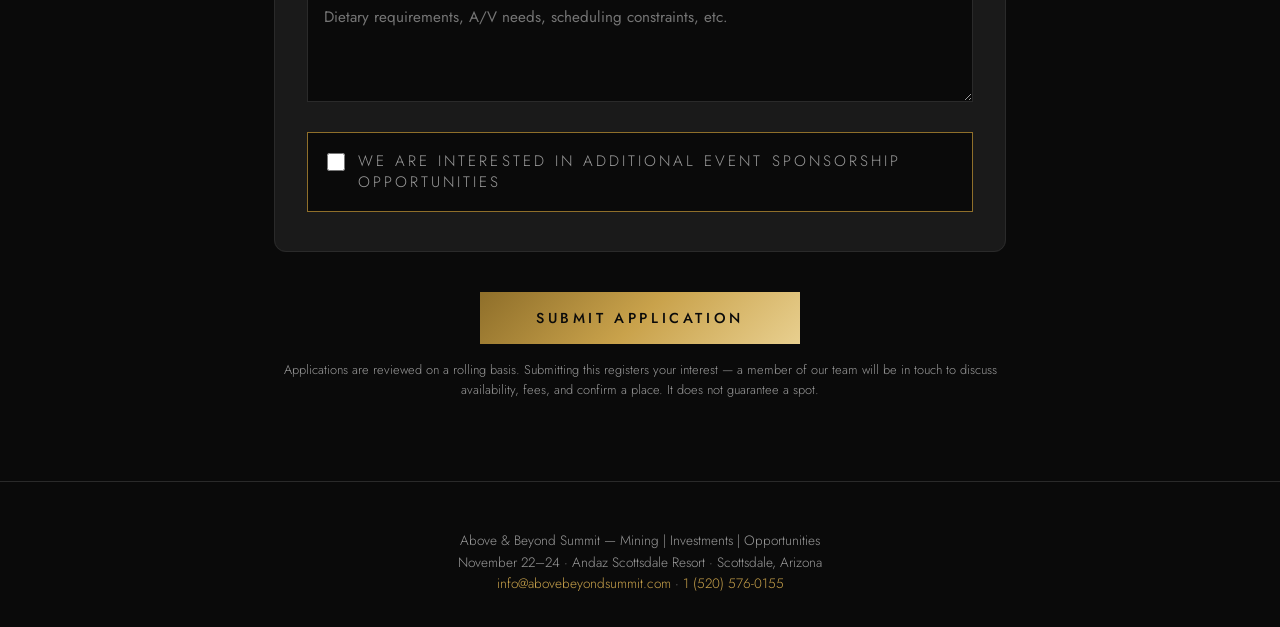
<file: register-company.html>
<!DOCTYPE html>
<html lang="en">
<head>
<meta charset="UTF-8">
<meta name="viewport" content="width=device-width, initial-scale=1.0">
<title>Company Registration — Above &amp; Beyond Summit</title>
<link rel="preconnect" href="https://fonts.googleapis.com">
<link rel="preconnect" href="https://fonts.gstatic.com" crossorigin>
<link href="https://fonts.googleapis.com/css2?family=Cormorant+Garamond:wght@400;500;600&family=Jost:wght@300;400;500&display=swap" rel="stylesheet">
<link rel="stylesheet" href="css/styles.css?v=7">
<link rel="icon" type="image/svg+xml" href="assets/mark.svg">
<script src="https://challenges.cloudflare.com/turnstile/v0/api.js" async defer></script>
</head>
<body>

<nav>
  <a class="brand" href="index.html">
    <img src="assets/mark.svg" alt="Above &amp; Beyond Summit">
    <span>ABOVE &amp; BEYOND</span>
  </a>
  <ul>
    <li><a href="index.html#about">About</a></li>
    <li><a href="index.html#speakers">Speakers</a></li>
    <li><a href="index.html#agenda">Agenda</a></li>
    <li><a href="index.html#venue">Venue</a></li>
    <li><a href="companies.html">Companies</a></li>
    <li><a href="contact.html">Contact</a></li>
    <li><a class="btn" href="register-investor.html">Investor Registration</a></li>
  </ul>
</nav>

<main class="form-page">
  <a class="back-link" href="index.html">&larr; Back to Summit Home</a>

  <div class="page-heading">
    <h1>Company <span class="gold-text">Application</span></h1>
    <p>November 22&ndash;24 &middot; Andaz Scottsdale Resort &middot; Scottsdale, Arizona</p>
    <p style="color: var(--gold-light); letter-spacing: 0.12em; text-transform: uppercase; font-size: 0.8rem; margin-top: 1rem;">Presenting spaces are limited</p>
    <p style="max-width: 620px; margin: 0.9rem auto 0; color: var(--grey);">Complete the application below. Our team reviews each submission and follows up personally with availability, rates, and next steps.</p>
  </div>

  <form id="company-form" novalidate>
    <input type="text" name="_honey" style="display:none" tabindex="-1" autocomplete="off" aria-hidden="true">

    <fieldset>
      <legend>Company Information</legend>
      <div class="two-col">
        <div class="field">
          <label for="company-name">Company Name <span class="req">*</span></label>
          <input type="text" id="company-name" name="companyName" required>
        </div>
        <div class="field">
          <label for="symbol">Ticker Symbol <span class="req">*</span></label>
          <input type="text" id="symbol" name="symbol" placeholder="e.g. TSXV: ABC" required>
        </div>
      </div>
      <div class="two-col">
        <div class="field">
          <label for="commodity">Commodity Focus <span class="req">*</span></label>
          <input type="text" id="commodity" name="commodityFocus" placeholder="e.g. Gold, Copper" required>
        </div>
        <div class="field">
          <label for="stage">Stage <span class="req">*</span></label>
          <select id="stage" name="stage" required>
            <option value="" disabled selected>Select stage&hellip;</option>
            <option>Explorer</option>
            <option>Developer</option>
            <option>Producer</option>
            <option>Project Generator</option>
            <option>Royalty Co</option>
            <option>Other</option>
          </select>
        </div>
      </div>
    </fieldset>

    <fieldset>
      <legend>Primary Contact</legend>
      <div class="two-col">
        <div class="field">
          <label for="contact-name">Full Name <span class="req">*</span></label>
          <input type="text" id="contact-name" name="contactName" required>
        </div>
        <div class="field">
          <label for="contact-title">Title / Position</label>
          <input type="text" id="contact-title" name="contactTitle">
        </div>
      </div>
      <div class="two-col">
        <div class="field">
          <label for="contact-email">Email <span class="req">*</span></label>
          <input type="email" id="contact-email" name="contactEmail" required>
        </div>
        <div class="field">
          <label for="contact-phone">Phone <span class="req">*</span></label>
          <input type="tel" id="contact-phone" name="contactPhone" required>
        </div>
      </div>
    </fieldset>

    <fieldset>
      <legend>Attendees</legend>
      <div class="field">
        <label>Names of Attendees</label>
        <div id="attendee-list">
          <div class="attendee-row">
            <input type="text" name="attendeeName[]" placeholder="Full name" aria-label="Attendee name">
            <input type="text" name="attendeeTitle[]" placeholder="Title (optional)" aria-label="Attendee title">
            <button type="button" class="remove-btn" aria-label="Remove attendee" onclick="removeRow(this)">&times;</button>
          </div>
        </div>
        <button type="button" class="add-btn" onclick="addAttendee()">+ Add Another Attendee</button>
      </div>
    </fieldset>

    <fieldset>
      <legend>Additional Details</legend>
      <div class="field">
        <label for="requests">Special Requests</label>
        <textarea id="requests" name="specialRequests" placeholder="Dietary requirements, A/V needs, scheduling constraints, etc."></textarea>
      </div>
      <div class="field">
        <label class="single-check">
          <input type="checkbox" name="sponsorshipInterest" value="yes">
          <span>We are interested in additional event sponsorship opportunities</span>
        </label>
      </div>
    </fieldset>

        <div class="cf-turnstile" data-sitekey="0x4AAAAAAFJJYuaUFH5GUW_Q" data-theme="dark" style="margin-bottom: 1.2rem;"></div>
<div class="form-actions">
      <button type="submit" class="btn btn-solid">Submit Application</button>
      <p class="form-note">Applications are reviewed on a rolling basis. Submitting this registers your interest — a member of our team will be in touch to discuss availability, fees, and confirm a place. It does not guarantee a spot.</p>
    </div>
  </form>

  <div class="success-box" id="success">
    <h2>Application Received</h2>
    <p>Thank you — we've received your company application.<br>Presenting spaces are limited and allocated by review; a member of our team will be in touch personally to discuss availability, fees, and next steps. This registers your interest; your place will be confirmed once our team follows up.<br>We've emailed you a copy, and a preferred summit rate of $249/night (including resort fee, plus applicable taxes) is available at the Andaz.</p>
    <p style="margin-top:2rem;"><a class="btn" href="index.html">Return to Summit Home</a></p>
  </div>
</main>

<footer>
  <p>Above &amp; Beyond Summit &mdash; Mining | Investments | Opportunities</p>
  <p>November 22&ndash;24 &middot; Andaz Scottsdale Resort &middot; Scottsdale, Arizona</p>
  <p><a href="mailto:info@abovebeyondsummit.com">info@abovebeyondsummit.com</a> &middot; <a href="tel:+15205760155">1 (520) 576-0155</a></p>
</footer>

<script>
function addAttendee() {
  const list = document.getElementById('attendee-list');
  const row = document.createElement('div');
  row.className = 'attendee-row';
  row.innerHTML =
    '<input type="text" name="attendeeName[]" placeholder="Full name" aria-label="Attendee name">' +
    '<input type="text" name="attendeeTitle[]" placeholder="Title (optional)" aria-label="Attendee title">' +
    '<button type="button" class="remove-btn" aria-label="Remove attendee" onclick="removeRow(this)">&times;</button>';
  list.appendChild(row);
}

function removeRow(btn) {
  const list = btn.closest('#attendee-list, #investor-attendee-list');
  if (list.children.length > 1) btn.parentElement.remove();
  else btn.parentElement.querySelectorAll('input').forEach(i => i.value = '');
}

// Applications post to our own backend (/api/register) — custom emails + CRM, no third-party form service.
document.getElementById('company-form').addEventListener('submit', async function (e) {
  e.preventDefault();
  let valid = true;
  this.querySelectorAll('[required]').forEach(el => {
    if (!el.value.trim()) { el.style.borderColor = '#a33'; valid = false; }
    else el.style.borderColor = '';
  });
  if (!valid) return;

  const btn = this.querySelector('[type="submit"]');
  const original = btn.textContent;
  btn.disabled = true;
  btn.textContent = 'Submitting…';

  const val = n => { const el = this.querySelector('[name="' + n + '"]'); return el ? el.value.trim() : ''; };
  const attendees = [];
  this.querySelectorAll('.attendee-row').forEach(row => {
    const an = row.querySelector('[name="attendeeName[]"]');
    const at = row.querySelector('[name="attendeeTitle[]"]');
    if (an && an.value.trim()) attendees.push({ name: an.value.trim() + (at && at.value.trim() ? ' (' + at.value.trim() + ')' : '') });
  });
  const focus = val('commodityFocus');
  const payload = {
    type: 'company',
    organization: val('companyName'),
    name: val('contactName'),
    title: val('contactTitle'),
    email: val('contactEmail'),
    phone: val('contactPhone'),
    ticker: val('symbol'),
    stage: val('stage'),
    commodities: focus ? focus.split(',').map(s => s.trim()).filter(Boolean) : [],
    guests: attendees,
    special_requests: val('specialRequests'),
    extras: { sponsorship_interest: !!this.querySelector('[name="sponsorshipInterest"]:checked') },
    _honey: val('_honey'),
    _ts_token: (document.querySelector('[name="cf-turnstile-response"]') || {}).value
  };

  try {
    const res = await fetch('/api/register', {
      method: 'POST',
      headers: { 'Content-Type': 'application/json' },
      body: JSON.stringify(payload)
    });
    const json = await res.json().catch(() => ({}));
    if (!res.ok || !json.ok) throw new Error('failed');

    this.style.display = 'none';
    document.getElementById('success').style.display = 'block';
    window.scrollTo({ top: 0, behavior: 'smooth' });
  } catch (err) {
    btn.disabled = false;
    btn.textContent = original;
    alert('Sorry — something went wrong sending your application. Please try again in a moment.');
  }
});
</script>

</body>
</html>
</file>
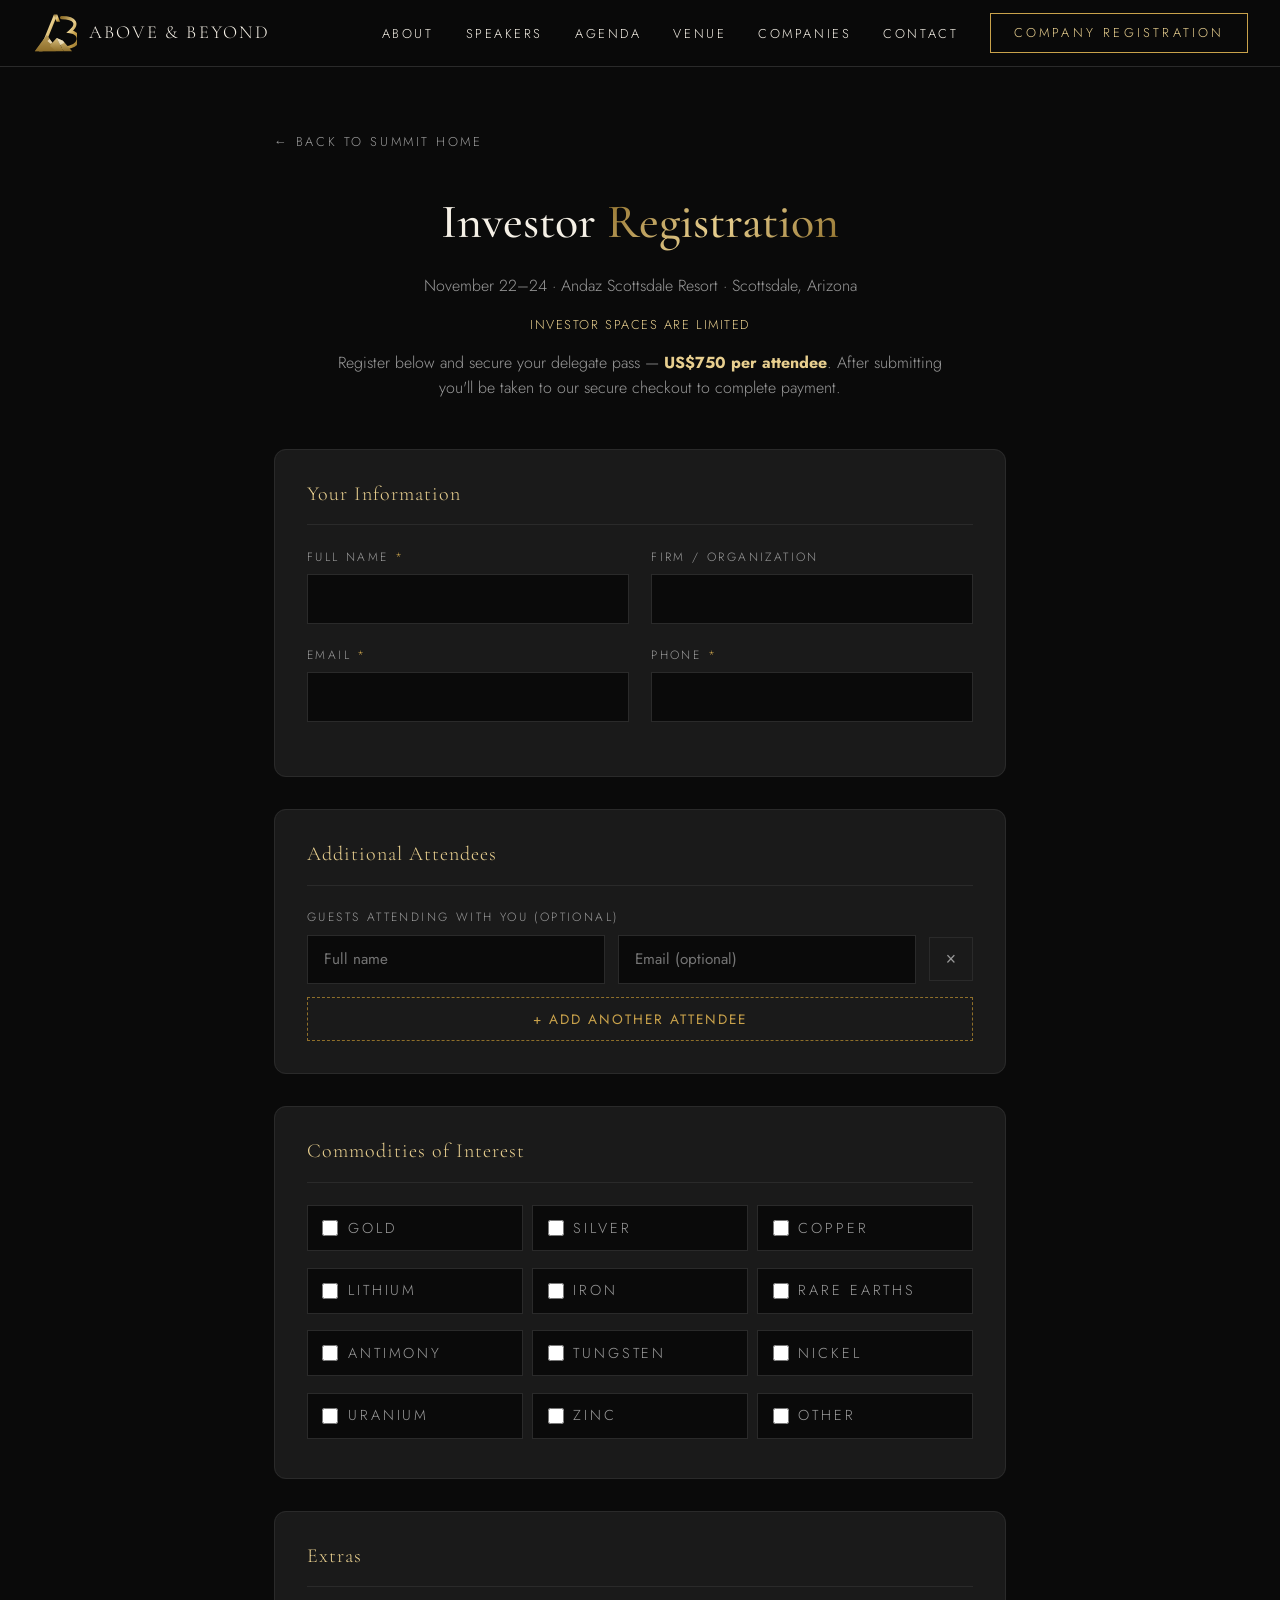
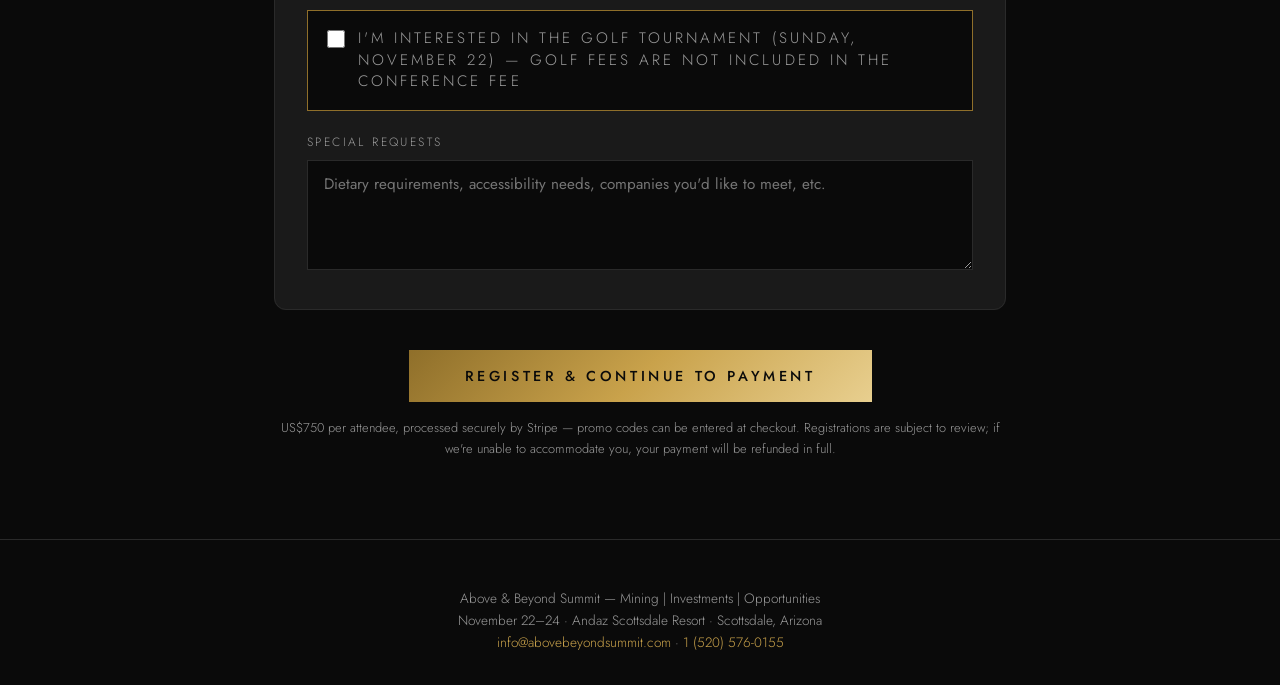
<file: register-investor.html>
<!DOCTYPE html>
<html lang="en">
<head>
<meta charset="UTF-8">
<meta name="viewport" content="width=device-width, initial-scale=1.0">
<title>Investor Registration — Above &amp; Beyond Summit</title>
<link rel="preconnect" href="https://fonts.googleapis.com">
<link rel="preconnect" href="https://fonts.gstatic.com" crossorigin>
<link href="https://fonts.googleapis.com/css2?family=Cormorant+Garamond:wght@400;500;600&family=Jost:wght@300;400;500&display=swap" rel="stylesheet">
<link rel="stylesheet" href="css/styles.css?v=7">
<link rel="icon" type="image/svg+xml" href="assets/mark.svg">
<script src="https://challenges.cloudflare.com/turnstile/v0/api.js" async defer></script>
</head>
<body>

<nav>
  <a class="brand" href="index.html">
    <img src="assets/mark.svg" alt="Above &amp; Beyond Summit">
    <span>ABOVE &amp; BEYOND</span>
  </a>
  <ul>
    <li><a href="index.html#about">About</a></li>
    <li><a href="index.html#speakers">Speakers</a></li>
    <li><a href="index.html#agenda">Agenda</a></li>
    <li><a href="index.html#venue">Venue</a></li>
    <li><a href="companies.html">Companies</a></li>
    <li><a href="contact.html">Contact</a></li>
    <li><a class="btn" href="register-company.html">Company Registration</a></li>
  </ul>
</nav>

<main class="form-page">
  <a class="back-link" href="index.html">&larr; Back to Summit Home</a>

  <div class="page-heading">
    <h1>Investor <span class="gold-text">Registration</span></h1>
    <p>November 22&ndash;24 &middot; Andaz Scottsdale Resort &middot; Scottsdale, Arizona</p>
    <p style="color: var(--gold-light); letter-spacing: 0.12em; text-transform: uppercase; font-size: 0.8rem; margin-top: 1rem;">Investor spaces are limited</p>
    <p style="max-width: 620px; margin: 0.9rem auto 0; color: var(--grey);">Register below and secure your delegate pass — <strong style="color: var(--gold-light);">US$750 per attendee</strong>. After submitting you'll be taken to our secure checkout to complete payment.</p>
  </div>

  <form id="investor-form" novalidate>
    <input type="text" name="_honey" style="display:none" tabindex="-1" autocomplete="off" aria-hidden="true">

    <fieldset>
      <legend>Your Information</legend>
      <div class="two-col">
        <div class="field">
          <label for="inv-name">Full Name <span class="req">*</span></label>
          <input type="text" id="inv-name" name="name" required>
        </div>
        <div class="field">
          <label for="inv-org">Firm / Organization</label>
          <input type="text" id="inv-org" name="organization">
        </div>
      </div>
      <div class="two-col">
        <div class="field">
          <label for="inv-email">Email <span class="req">*</span></label>
          <input type="email" id="inv-email" name="email" required>
        </div>
        <div class="field">
          <label for="inv-phone">Phone <span class="req">*</span></label>
          <input type="tel" id="inv-phone" name="phone" required>
        </div>
      </div>
    </fieldset>

    <fieldset>
      <legend>Additional Attendees</legend>
      <div class="field">
        <label>Guests attending with you (optional)</label>
        <div id="investor-attendee-list">
          <div class="attendee-row">
            <input type="text" name="guestName[]" placeholder="Full name" aria-label="Guest name">
            <input type="email" name="guestEmail[]" placeholder="Email (optional)" aria-label="Guest email">
            <button type="button" class="remove-btn" aria-label="Remove guest" onclick="removeRow(this)">&times;</button>
          </div>
        </div>
        <button type="button" class="add-btn" onclick="addGuest()">+ Add Another Attendee</button>
      </div>
    </fieldset>

    <fieldset>
      <legend>Commodities of Interest</legend>
      <div class="check-grid">
        <label class="check-item"><input type="checkbox" name="commodities[]" value="Gold"> Gold</label>
        <label class="check-item"><input type="checkbox" name="commodities[]" value="Silver"> Silver</label>
        <label class="check-item"><input type="checkbox" name="commodities[]" value="Copper"> Copper</label>
        <label class="check-item"><input type="checkbox" name="commodities[]" value="Lithium"> Lithium</label>
        <label class="check-item"><input type="checkbox" name="commodities[]" value="Iron"> Iron</label>
        <label class="check-item"><input type="checkbox" name="commodities[]" value="Rare Earths"> Rare Earths</label>
        <label class="check-item"><input type="checkbox" name="commodities[]" value="Antimony"> Antimony</label>
        <label class="check-item"><input type="checkbox" name="commodities[]" value="Tungsten"> Tungsten</label>
        <label class="check-item"><input type="checkbox" name="commodities[]" value="Nickel"> Nickel</label>
        <label class="check-item"><input type="checkbox" name="commodities[]" value="Uranium"> Uranium</label>
        <label class="check-item"><input type="checkbox" name="commodities[]" value="Zinc"> Zinc</label>
        <label class="check-item"><input type="checkbox" name="commodities[]" value="Other"> Other</label>
      </div>
    </fieldset>

    <fieldset>
      <legend>Extras</legend>
      <div class="field">
        <label class="single-check">
          <input type="checkbox" name="golf" value="yes">
          <span>I'm interested in the golf tournament (Sunday, November 22) — golf fees are not included in the conference fee</span>
        </label>
      </div>
      <div class="field">
        <label for="inv-requests">Special Requests</label>
        <textarea id="inv-requests" name="specialRequests" placeholder="Dietary requirements, accessibility needs, companies you'd like to meet, etc."></textarea>
      </div>
    </fieldset>

        <div class="cf-turnstile" data-sitekey="0x4AAAAAAFJJYuaUFH5GUW_Q" data-theme="dark" style="margin-bottom: 1.2rem;"></div>
<div class="form-actions">
      <button type="submit" class="btn btn-solid">Register &amp; Continue to Payment</button>
      <p class="form-note">US$750 per attendee, processed securely by Stripe — promo codes can be entered at checkout. Registrations are subject to review; if we're unable to accommodate you, your payment will be refunded in full.</p>
    </div>
  </form>

  <div class="success-box" id="success">
    <h2>Registration Received — One Step Left</h2>
    <p>Thank you — we've received your details and emailed you a copy.<br>To complete your registration, please pay for your delegate pass using the secure checkout below.<br>A preferred summit rate of $249/night (including resort fee, plus applicable taxes) is available at the Andaz.</p>
    <p style="margin-top:2rem;"><a class="btn btn-solid" href="payment.html">Complete Payment</a></p>
  </div>
</main>

<footer>
  <p>Above &amp; Beyond Summit &mdash; Mining | Investments | Opportunities</p>
  <p>November 22&ndash;24 &middot; Andaz Scottsdale Resort &middot; Scottsdale, Arizona</p>
  <p><a href="mailto:info@abovebeyondsummit.com">info@abovebeyondsummit.com</a> &middot; <a href="tel:+15205760155">1 (520) 576-0155</a></p>
</footer>

<script>
function addGuest() {
  const list = document.getElementById('investor-attendee-list');
  const row = document.createElement('div');
  row.className = 'attendee-row';
  row.innerHTML =
    '<input type="text" name="guestName[]" placeholder="Full name" aria-label="Guest name">' +
    '<input type="email" name="guestEmail[]" placeholder="Email (optional)" aria-label="Guest email">' +
    '<button type="button" class="remove-btn" aria-label="Remove guest" onclick="removeRow(this)">&times;</button>';
  list.appendChild(row);
}

function removeRow(btn) {
  const list = btn.closest('#attendee-list, #investor-attendee-list');
  if (list.children.length > 1) btn.parentElement.remove();
  else btn.parentElement.querySelectorAll('input').forEach(i => i.value = '');
}

// Registrations post to our own backend (/api/register) — custom emails + CRM, no third-party form service.
document.getElementById('investor-form').addEventListener('submit', async function (e) {
  e.preventDefault();
  let valid = true;
  this.querySelectorAll('[required]').forEach(el => {
    if (!el.value.trim()) { el.style.borderColor = '#a33'; valid = false; }
    else el.style.borderColor = '';
  });
  if (!valid) return;

  const btn = this.querySelector('[type="submit"]');
  const original = btn.textContent;
  btn.disabled = true;
  btn.textContent = 'Submitting…';

  const val = n => { const el = this.querySelector('[name="' + n + '"]'); return el ? el.value.trim() : ''; };
  const guests = [];
  this.querySelectorAll('.attendee-row').forEach(row => {
    const gn = row.querySelector('[name="guestName[]"]');
    const ge = row.querySelector('[name="guestEmail[]"]');
    if (gn && gn.value.trim()) guests.push({ name: gn.value.trim(), email: ge ? ge.value.trim() : '' });
  });
  const commodities = Array.from(this.querySelectorAll('[name="commodities[]"]:checked')).map(c => c.value);
  const payload = {
    type: 'investor',
    name: val('name'),
    email: val('email'),
    phone: val('phone'),
    organization: val('organization'),
    commodities: commodities,
    guests: guests,
    special_requests: val('specialRequests'),
    extras: { golf: !!this.querySelector('[name="golf"]:checked') },
    _honey: val('_honey'),
    _ts_token: (document.querySelector('[name="cf-turnstile-response"]') || {}).value
  };

  try {
    const res = await fetch('/api/register', {
      method: 'POST',
      headers: { 'Content-Type': 'application/json' },
      body: JSON.stringify(payload)
    });
    const json = await res.json().catch(() => ({}));
    if (!res.ok || !json.ok) throw new Error('failed');

    // Registration saved — now send them to Stripe checkout (1 pass per attendee).
    btn.textContent = 'Redirecting to secure payment…';
    try {
      const payRes = await fetch('/api/checkout', {
        method: 'POST',
        headers: { 'Content-Type': 'application/json' },
        body: JSON.stringify({ quantity: 1 + guests.length, email: payload.email })
      });
      const pay = await payRes.json().catch(() => ({}));
      if (pay.url) { window.location = pay.url; return; }
    } catch (payErr) { /* fall through to manual payment link */ }

    this.style.display = 'none';
    document.getElementById('success').style.display = 'block';
    window.scrollTo({ top: 0, behavior: 'smooth' });
  } catch (err) {
    btn.disabled = false;
    btn.textContent = original;
    alert('Sorry — something went wrong sending your registration. Please try again in a moment.');
  }
});
</script>

</body>
</html>
</file>
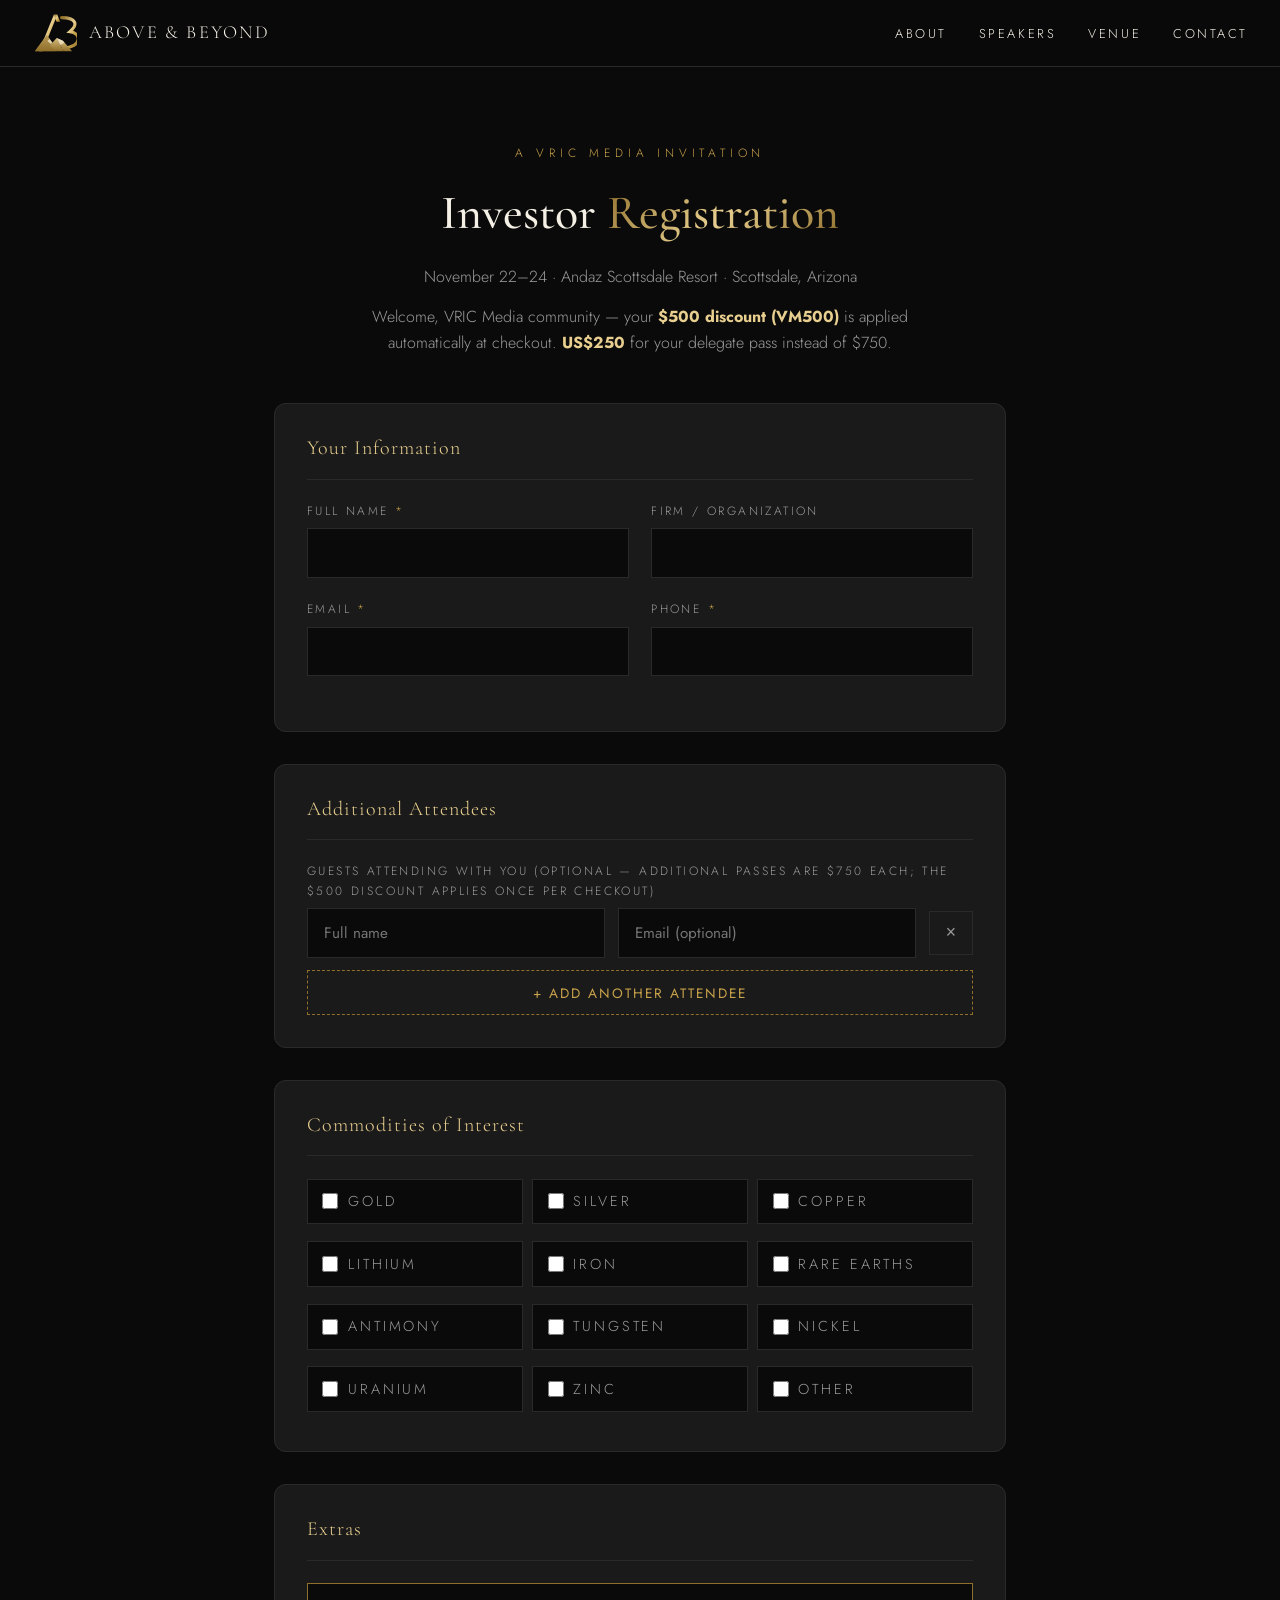
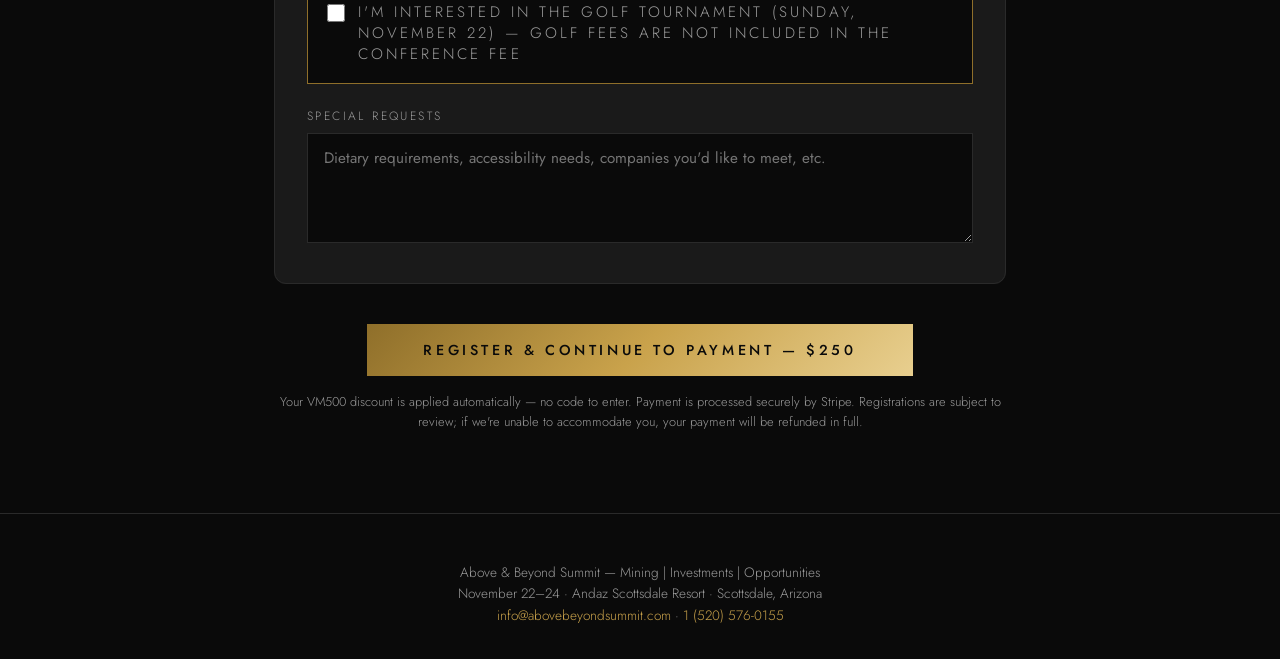
<file: register-vric.html>
<!DOCTYPE html>
<html lang="en">
<head>
<meta charset="UTF-8">
<meta name="viewport" content="width=device-width, initial-scale=1.0">
<title>VRIC Media Registration — Above &amp; Beyond Summit</title>
<meta name="robots" content="noindex, nofollow">
<link rel="preconnect" href="https://fonts.googleapis.com">
<link rel="preconnect" href="https://fonts.gstatic.com" crossorigin>
<link href="https://fonts.googleapis.com/css2?family=Cormorant+Garamond:wght@400;500;600&family=Jost:wght@300;400;500&display=swap" rel="stylesheet">
<link rel="stylesheet" href="css/styles.css?v=7">
<link rel="icon" type="image/svg+xml" href="assets/mark.svg">
<script src="https://challenges.cloudflare.com/turnstile/v0/api.js" async defer></script>
</head>
<body>

<nav>
  <a class="brand" href="index.html">
    <img src="assets/mark.svg" alt="Above &amp; Beyond Summit">
    <span>ABOVE &amp; BEYOND</span>
  </a>
  <ul>
    <li><a href="index.html#about">About</a></li>
    <li><a href="index.html#speakers">Speakers</a></li>
    <li><a href="index.html#venue">Venue</a></li>
    <li><a href="contact.html">Contact</a></li>
  </ul>
</nav>

<main class="form-page">

  <div class="page-heading" style="margin-top: 1rem;">
    <span class="kicker" style="font-size:0.75rem; letter-spacing:0.4em; text-transform:uppercase; color:var(--gold); display:block; margin-bottom:0.75rem;">A VRIC Media Invitation</span>
    <h1>Investor <span class="gold-text">Registration</span></h1>
    <p>November 22&ndash;24 &middot; Andaz Scottsdale Resort &middot; Scottsdale, Arizona</p>
    <p style="max-width: 620px; margin: 0.9rem auto 0; color: var(--grey);">Welcome, VRIC Media community — your <strong style="color: var(--gold-light);">$500 discount (VM500)</strong> is applied automatically at checkout. <strong style="color: var(--gold-light);">US$250</strong> for your delegate pass instead of $750.</p>
  </div>

  <form id="investor-form" novalidate>
    <input type="text" name="_honey" style="display:none" tabindex="-1" autocomplete="off" aria-hidden="true">

    <fieldset>
      <legend>Your Information</legend>
      <div class="two-col">
        <div class="field">
          <label for="inv-name">Full Name <span class="req">*</span></label>
          <input type="text" id="inv-name" name="name" required>
        </div>
        <div class="field">
          <label for="inv-org">Firm / Organization</label>
          <input type="text" id="inv-org" name="organization">
        </div>
      </div>
      <div class="two-col">
        <div class="field">
          <label for="inv-email">Email <span class="req">*</span></label>
          <input type="email" id="inv-email" name="email" required>
        </div>
        <div class="field">
          <label for="inv-phone">Phone <span class="req">*</span></label>
          <input type="tel" id="inv-phone" name="phone" required>
        </div>
      </div>
    </fieldset>

    <fieldset>
      <legend>Additional Attendees</legend>
      <div class="field">
        <label>Guests attending with you (optional — additional passes are $750 each; the $500 discount applies once per checkout)</label>
        <div id="investor-attendee-list">
          <div class="attendee-row">
            <input type="text" name="guestName[]" placeholder="Full name" aria-label="Guest name">
            <input type="email" name="guestEmail[]" placeholder="Email (optional)" aria-label="Guest email">
            <button type="button" class="remove-btn" aria-label="Remove guest" onclick="removeRow(this)">&times;</button>
          </div>
        </div>
        <button type="button" class="add-btn" onclick="addGuest()">+ Add Another Attendee</button>
      </div>
    </fieldset>

    <fieldset>
      <legend>Commodities of Interest</legend>
      <div class="check-grid">
        <label class="check-item"><input type="checkbox" name="commodities[]" value="Gold"> Gold</label>
        <label class="check-item"><input type="checkbox" name="commodities[]" value="Silver"> Silver</label>
        <label class="check-item"><input type="checkbox" name="commodities[]" value="Copper"> Copper</label>
        <label class="check-item"><input type="checkbox" name="commodities[]" value="Lithium"> Lithium</label>
        <label class="check-item"><input type="checkbox" name="commodities[]" value="Iron"> Iron</label>
        <label class="check-item"><input type="checkbox" name="commodities[]" value="Rare Earths"> Rare Earths</label>
        <label class="check-item"><input type="checkbox" name="commodities[]" value="Antimony"> Antimony</label>
        <label class="check-item"><input type="checkbox" name="commodities[]" value="Tungsten"> Tungsten</label>
        <label class="check-item"><input type="checkbox" name="commodities[]" value="Nickel"> Nickel</label>
        <label class="check-item"><input type="checkbox" name="commodities[]" value="Uranium"> Uranium</label>
        <label class="check-item"><input type="checkbox" name="commodities[]" value="Zinc"> Zinc</label>
        <label class="check-item"><input type="checkbox" name="commodities[]" value="Other"> Other</label>
      </div>
    </fieldset>

    <fieldset>
      <legend>Extras</legend>
      <div class="field">
        <label class="single-check">
          <input type="checkbox" name="golf" value="yes">
          <span>I'm interested in the golf tournament (Sunday, November 22) — golf fees are not included in the conference fee</span>
        </label>
      </div>
      <div class="field">
        <label for="inv-requests">Special Requests</label>
        <textarea id="inv-requests" name="specialRequests" placeholder="Dietary requirements, accessibility needs, companies you'd like to meet, etc."></textarea>
      </div>
    </fieldset>

        <div class="cf-turnstile" data-sitekey="0x4AAAAAAFJJYuaUFH5GUW_Q" data-theme="dark" style="margin-bottom: 1.2rem;"></div>
<div class="form-actions">
      <button type="submit" class="btn btn-solid">Register &amp; Continue to Payment — $250</button>
      <p class="form-note">Your VM500 discount is applied automatically — no code to enter. Payment is processed securely by Stripe. Registrations are subject to review; if we're unable to accommodate you, your payment will be refunded in full.</p>
    </div>
  </form>

  <div class="success-box" id="success">
    <h2>Registration Received — One Step Left</h2>
    <p>We've received your details, but your registration is complete only once payment is processed.<br>Please use the button below to finish checkout — your $500 discount is already applied.</p>
    <p style="margin-top:2rem;"><a class="btn btn-solid" href="#" onclick="startVricCheckout(); return false;">Complete Payment</a></p>
  </div>
</main>

<footer>
  <p>Above &amp; Beyond Summit &mdash; Mining | Investments | Opportunities</p>
  <p>November 22&ndash;24 &middot; Andaz Scottsdale Resort &middot; Scottsdale, Arizona</p>
  <p><a href="mailto:info@abovebeyondsummit.com">info@abovebeyondsummit.com</a> &middot; <a href="tel:+15205760155">1 (520) 576-0155</a></p>
</footer>

<script>
function addGuest() {
  const list = document.getElementById('investor-attendee-list');
  const row = document.createElement('div');
  row.className = 'attendee-row';
  row.innerHTML =
    '<input type="text" name="guestName[]" placeholder="Full name" aria-label="Guest name">' +
    '<input type="email" name="guestEmail[]" placeholder="Email (optional)" aria-label="Guest email">' +
    '<button type="button" class="remove-btn" aria-label="Remove guest" onclick="removeRow(this)">&times;</button>';
  list.appendChild(row);
}

function removeRow(btn) {
  const list = btn.closest('#investor-attendee-list');
  if (list.children.length > 1) btn.parentElement.remove();
  else btn.parentElement.querySelectorAll('input').forEach(i => i.value = '');
}

let lastGuests = 0;
async function startVricCheckout() {
  try {
    const r = await fetch('/api/checkout', {
      method: 'POST',
      headers: { 'Content-Type': 'application/json' },
      body: JSON.stringify({
        quantity: 1 + lastGuests,
        promo: 'VM500',
        email: (document.getElementById('inv-email').value || '').trim() || undefined
      })
    });
    const d = await r.json();
    if (d.url) { window.location = d.url; return; }
    throw new Error(d.error || 'Unexpected response');
  } catch (e) {
    alert(e.message || 'Could not start checkout. Please try again.');
  }
}

document.getElementById('investor-form').addEventListener('submit', async function (e) {
  e.preventDefault();
  let valid = true;
  this.querySelectorAll('[required]').forEach(el => {
    if (!el.value.trim()) { el.style.borderColor = '#a33'; valid = false; }
    else el.style.borderColor = '';
  });
  if (!valid) return;

  const btn = this.querySelector('[type="submit"]');
  btn.disabled = true;
  btn.textContent = 'Submitting…';

  const val = n => { const el = this.querySelector('[name="' + n + '"]'); return el ? el.value.trim() : ''; };
  const guests = [];
  this.querySelectorAll('.attendee-row').forEach(row => {
    const gn = row.querySelector('[name="guestName[]"]');
    const ge = row.querySelector('[name="guestEmail[]"]');
    if (gn && gn.value.trim()) guests.push({ name: gn.value.trim(), email: ge ? ge.value.trim() : '' });
  });
  lastGuests = guests.length;
  const commodities = Array.from(this.querySelectorAll('[name="commodities[]"]:checked')).map(c => c.value);
  const payload = {
    type: 'investor',
    name: val('name'),
    email: val('email'),
    phone: val('phone'),
    organization: val('organization'),
    commodities: commodities,
    guests: guests,
    special_requests: val('specialRequests'),
    extras: { golf: !!this.querySelector('[name="golf"]:checked'), vric_invite: true },
    source: 'abovebeyondsummit.com/register-vric',
    _honey: val('_honey'),
    _ts_token: (document.querySelector('[name="cf-turnstile-response"]') || {}).value
  };

  try {
    const res = await fetch('/api/register', {
      method: 'POST',
      headers: { 'Content-Type': 'application/json' },
      body: JSON.stringify(payload)
    });
    const json = await res.json().catch(() => ({}));
    if (!res.ok || !json.ok) throw new Error('failed');

    btn.textContent = 'Redirecting to secure payment…';
    this.style.display = 'none';
    document.getElementById('success').style.display = 'block';
    window.scrollTo({ top: 0, behavior: 'smooth' });
    startVricCheckout();
  } catch (err) {
    btn.disabled = false;
    btn.textContent = 'Register & Continue to Payment — $250';
    alert('Sorry — something went wrong sending your registration. Please try again in a moment.');
  }
});
</script>

</body>
</html>
</file>
<file: css/styles.css>
/* ============================================
   Above & Beyond Summit — Site Styles
   Black & gold, matching the A&B logo
   ============================================ */

:root {
  --black: #0a0a0a;
  --charcoal: #141414;
  --card: #1a1a1a;
  --gold: #c9a24b;
  --gold-light: #e8cf8f;
  --gold-dark: #8f6f2a;
  --ivory: #f5f0e6;
  --grey: #9a9a9a;
  --border: #2a2a2a;
  --serif: 'Cormorant Garamond', Georgia, serif;
  --sans: 'Jost', 'Segoe UI', sans-serif;
}

* { margin: 0; padding: 0; box-sizing: border-box; }

html { scroll-behavior: smooth; }

body {
  background: var(--black);
  color: var(--ivory);
  font-family: var(--sans);
  font-weight: 300;
  line-height: 1.6;
}

img { max-width: 100%; display: block; }

a { color: var(--gold); text-decoration: none; }

.gold-text {
  background: linear-gradient(135deg, var(--gold-dark), var(--gold-light) 50%, var(--gold-dark));
  -webkit-background-clip: text;
  background-clip: text;
  color: transparent;
}

/* ---------- Nav ---------- */
nav {
  position: fixed;
  top: 0; left: 0; right: 0;
  z-index: 100;
  display: flex;
  align-items: center;
  justify-content: space-between;
  padding: 0.75rem 2rem;
  background: rgba(10, 10, 10, 0.92);
  backdrop-filter: blur(8px);
  border-bottom: 1px solid var(--border);
}

nav .brand {
  display: flex;
  align-items: center;
  gap: 0.75rem;
  font-family: var(--serif);
  font-size: 1.15rem;
  letter-spacing: 0.12em;
  color: var(--ivory);
}

nav .brand svg, nav .brand img { height: 42px; width: auto; }

nav ul {
  display: flex;
  gap: 2rem;
  list-style: none;
  align-items: center;
}

nav ul a {
  color: var(--ivory);
  font-size: 0.8rem;
  letter-spacing: 0.2em;
  text-transform: uppercase;
  transition: color 0.2s;
}

nav ul a:hover { color: var(--gold-light); }

.btn {
  display: inline-block;
  padding: 0.8rem 2.2rem;
  border: 1px solid var(--gold);
  color: var(--gold-light);
  font-size: 0.8rem;
  letter-spacing: 0.25em;
  text-transform: uppercase;
  transition: all 0.25s;
  background: transparent;
  cursor: pointer;
  font-family: var(--sans);
}

.btn:hover { background: var(--gold); color: var(--black); }

.btn-solid {
  background: linear-gradient(135deg, var(--gold-dark), var(--gold) 50%, var(--gold-light));
  color: var(--black);
  border: none;
  font-weight: 500;
}

.btn-solid:hover { filter: brightness(1.15); background: linear-gradient(135deg, var(--gold-dark), var(--gold) 50%, var(--gold-light)); color: var(--black); }

nav .btn { padding: 0.55rem 1.4rem; }

/* ---------- Hero ---------- */
.hero {
  min-height: 100vh;
  display: flex;
  flex-direction: column;
  align-items: center;
  justify-content: center;
  text-align: center;
  padding: 7rem 1.5rem 4rem;
  position: relative;
  background:
    radial-gradient(ellipse at 50% 30%, rgba(201, 162, 75, 0.10), transparent 60%),
    linear-gradient(180deg, #0a0a0a 0%, #111 100%);
}

.hero .logo-mark svg, .hero .logo-mark img { height: 340px; width: auto; margin-bottom: 1.5rem; }

/* Official logo is a JPG on a black background — lighten blend melts it into the dark hero */
.hero .logo-mark img { mix-blend-mode: lighten; }

.hero h1 {
  font-family: var(--serif);
  font-size: clamp(2.6rem, 6vw, 4.5rem);
  font-weight: 500;
  letter-spacing: 0.08em;
  line-height: 1.1;
}

.hero .summit-line {
  font-family: var(--sans);
  font-size: clamp(1rem, 2vw, 1.4rem);
  letter-spacing: 0.6em;
  text-transform: uppercase;
  color: var(--gold);
  margin: 1rem 0 0.5rem;
}

.hero .tagline {
  font-size: 0.85rem;
  letter-spacing: 0.35em;
  text-transform: uppercase;
  color: var(--grey);
  margin-bottom: 2rem;
}

.hero .event-details {
  font-family: var(--serif);
  font-size: 1.4rem;
  letter-spacing: 0.06em;
  margin-bottom: 2.5rem;
}

.hero .event-details .divider { color: var(--gold); margin: 0 0.8rem; }

.hero .cta-row { display: flex; gap: 1.25rem; flex-wrap: wrap; justify-content: center; }

.presented-by {
  margin-top: 4rem;
  display: flex;
  flex-direction: column;
  align-items: center;
  gap: 0.6rem;
}

.presented-by span {
  font-size: 0.7rem;
  letter-spacing: 0.35em;
  text-transform: uppercase;
  color: var(--grey);
}

.presented-by .dd-lockup { display: flex; align-items: center; gap: 0.55rem; }

.presented-by .dd-lockup img { height: 34px; width: auto; }
.presented-by .dd-lockup .dd-logo-img { height: 42px; width: auto; mix-blend-mode: lighten; }

.presented-by .dd-lockup span {
  color: #fff;
  font-weight: 500;
  font-size: 1.45rem;
  letter-spacing: 0.01em;
  text-transform: none;
}

/* ---------- Sections ---------- */
section { padding: 5.5rem 1.5rem; }

.container { max-width: 1100px; margin: 0 auto; }

.section-heading { text-align: center; margin-bottom: 3.5rem; }

.section-heading .kicker {
  font-size: 0.75rem;
  letter-spacing: 0.4em;
  text-transform: uppercase;
  color: var(--gold);
  display: block;
  margin-bottom: 0.75rem;
}

.section-heading h2 {
  font-family: var(--serif);
  font-size: clamp(2rem, 4vw, 3rem);
  font-weight: 500;
  letter-spacing: 0.04em;
}

.section-heading p.sub { color: var(--grey); max-width: 640px; margin: 1rem auto 0; }

/* ---------- Highlights ---------- */
.highlights { background: var(--charcoal); }

.card-grid {
  display: grid;
  grid-template-columns: repeat(auto-fit, minmax(240px, 1fr));
  gap: 1.5rem;
}

.card {
  background: var(--card);
  border: 1px solid var(--border);
  padding: 2.25rem 1.75rem;
  text-align: center;
  transition: border-color 0.25s, transform 0.25s;
}

.card:hover { border-color: var(--gold-dark); transform: translateY(-4px); }

.card .icon { font-size: 2rem; margin-bottom: 1rem; color: var(--gold); }

.card h3 {
  font-family: var(--serif);
  font-size: 1.35rem;
  font-weight: 600;
  margin-bottom: 0.6rem;
  letter-spacing: 0.05em;
}

.card p { color: var(--grey); font-size: 0.92rem; }

/* ---------- Photo placeholders ----------
   Replace each .photo figure with:
   <img src="assets/your-photo.jpg" alt="...">
------------------------------------------- */
.photo {
  position: relative;
  overflow: hidden;
  border: 1px solid var(--border);
  aspect-ratio: 4 / 3;
  display: flex;
  align-items: center;
  justify-content: center;
  background:
    radial-gradient(ellipse at 30% 20%, rgba(201,162,75,0.18), transparent 55%),
    linear-gradient(160deg, #1c1710, #0e0c08 70%);
}

.photo.wide { aspect-ratio: 21 / 9; }

.photo .label {
  color: var(--gold-dark);
  font-size: 0.75rem;
  letter-spacing: 0.3em;
  text-transform: uppercase;
  text-align: center;
  padding: 0 1rem;
}

.photo img { position: absolute; inset: 0; width: 100%; height: 100%; object-fit: cover; }

.gallery {
  display: grid;
  grid-template-columns: repeat(auto-fit, minmax(280px, 1fr));
  gap: 1.25rem;
  margin-top: 2rem;
}

/* ---------- Agenda ---------- */
.agenda-grid {
  display: grid;
  grid-template-columns: repeat(auto-fit, minmax(230px, 1fr));
  gap: 1.5rem;
}

.day {
  background: var(--card);
  border: 1px solid var(--border);
  border-top: 3px solid var(--gold);
  padding: 1.75rem 1.5rem;
}

.day .date {
  font-family: var(--serif);
  font-size: 1.5rem;
  color: var(--gold-light);
  margin-bottom: 0.15rem;
}

.day .dow {
  font-size: 0.72rem;
  letter-spacing: 0.3em;
  text-transform: uppercase;
  color: var(--grey);
  margin-bottom: 1.1rem;
}

.day ul { list-style: none; }

.day li {
  padding: 0.5rem 0;
  border-bottom: 1px solid var(--border);
  font-size: 0.92rem;
  color: var(--ivory);
}

.day li:last-child { border-bottom: none; }

.agenda-note { text-align: center; color: var(--grey); font-size: 0.85rem; margin-top: 2rem; font-style: italic; }

/* ---------- Venue ---------- */
.venue { background: var(--charcoal); }

.venue-split {
  display: grid;
  grid-template-columns: 1fr 1fr;
  gap: 3rem;
  align-items: center;
}

.venue-split h3 {
  font-family: var(--serif);
  font-size: 2rem;
  font-weight: 500;
  margin-bottom: 1rem;
}

.venue-split p { color: var(--grey); margin-bottom: 1rem; }

.venue-split .address { color: var(--ivory); font-style: normal; margin-bottom: 1.5rem; }

@media (max-width: 820px) { .venue-split { grid-template-columns: 1fr; } }

/* ---------- Registration CTA ---------- */
.register-cta .reg-grid {
  display: grid;
  grid-template-columns: 1fr 1fr;
  gap: 2rem;
}

@media (max-width: 720px) { .register-cta .reg-grid { grid-template-columns: 1fr; } }

.reg-card {
  background: var(--card);
  border: 1px solid var(--gold-dark);
  padding: 3rem 2.5rem;
  text-align: center;
  display: flex;
  flex-direction: column;
  align-items: center;
  gap: 1rem;
}

.reg-card h3 { font-family: var(--serif); font-size: 1.9rem; font-weight: 500; }

.reg-card p { color: var(--grey); flex-grow: 1; }

/* ---------- Footer ---------- */
footer {
  border-top: 1px solid var(--border);
  padding: 3rem 1.5rem 2rem;
  text-align: center;
  color: var(--grey);
  font-size: 0.85rem;
}

footer .foot-logo svg, footer .foot-logo img { height: 60px; width: auto; margin: 0 auto 1rem; }

footer .presented-by { margin-top: 1.5rem; }

/* ============================================
   Forms (registration pages)
   ============================================ */
.form-page {
  max-width: 780px;
  margin: 0 auto;
  padding: 8rem 1.5rem 5rem;
}

.form-page .page-heading { text-align: center; margin-bottom: 3rem; }

.form-page .page-heading h1 {
  font-family: var(--serif);
  font-size: clamp(2rem, 4.5vw, 3rem);
  font-weight: 500;
}

.form-page .page-heading p { color: var(--grey); margin-top: 0.75rem; }

fieldset {
  border: 1px solid var(--border);
  border-radius: 12px;
  background: var(--card);
  padding: 1.75rem 2rem 2rem;
  margin-bottom: 2rem;
  overflow: hidden;
}

legend {
  float: left;
  width: 100%;
  font-family: var(--serif);
  font-size: 1.25rem;
  color: var(--gold-light);
  letter-spacing: 0.05em;
  padding: 0 0 0.9rem;
  margin-bottom: 1.4rem;
  border-bottom: 1px solid var(--border);
}

/* clear the floated legend so the first field row drops below it */
legend + * { clear: both; }

.field { margin-bottom: 1.4rem; }

.field:last-child { margin-bottom: 0; }

.two-col { display: grid; grid-template-columns: 1fr 1fr; gap: 1.4rem; }

@media (max-width: 620px) { .two-col { grid-template-columns: 1fr; } }

label {
  display: block;
  font-size: 0.75rem;
  letter-spacing: 0.2em;
  text-transform: uppercase;
  color: var(--grey);
  margin-bottom: 0.45rem;
}

label .req { color: var(--gold); }

input[type="text"],
input[type="email"],
input[type="tel"],
select,
textarea {
  width: 100%;
  background: var(--black);
  border: 1px solid var(--border);
  color: var(--ivory);
  padding: 0.8rem 1rem;
  font-family: var(--sans);
  font-size: 0.95rem;
  transition: border-color 0.2s;
}

input:focus, select:focus, textarea:focus {
  outline: none;
  border-color: var(--gold);
}

textarea { resize: vertical; min-height: 110px; }

select { appearance: none; background-image: linear-gradient(45deg, transparent 50%, var(--gold) 50%), linear-gradient(135deg, var(--gold) 50%, transparent 50%); background-position: calc(100% - 20px) 50%, calc(100% - 14px) 50%; background-size: 6px 6px; background-repeat: no-repeat; }

/* checkbox grids */
.check-grid {
  display: grid;
  grid-template-columns: repeat(auto-fill, minmax(160px, 1fr));
  gap: 0.6rem;
}

.check-item {
  display: flex;
  align-items: center;
  gap: 0.6rem;
  background: var(--black);
  border: 1px solid var(--border);
  padding: 0.65rem 0.9rem;
  cursor: pointer;
  transition: border-color 0.2s;
  font-size: 0.9rem;
}

.check-item:hover { border-color: var(--gold-dark); }

.check-item input { accent-color: var(--gold); width: 16px; height: 16px; cursor: pointer; }

.check-item.checked { border-color: var(--gold); }

.single-check {
  display: flex;
  align-items: flex-start;
  gap: 0.8rem;
  background: var(--black);
  border: 1px solid var(--gold-dark);
  padding: 1.1rem 1.2rem;
  cursor: pointer;
  font-size: 0.95rem;
  line-height: 1.4;
}

.single-check input { accent-color: var(--gold); width: 18px; height: 18px; margin-top: 2px; cursor: pointer; flex-shrink: 0; }

/* attendee rows */
.attendee-row {
  display: grid;
  grid-template-columns: 1fr 1fr 44px;
  gap: 0.8rem;
  margin-bottom: 0.8rem;
  align-items: center;
}

.attendee-row .remove-btn {
  background: transparent;
  border: 1px solid var(--border);
  color: var(--grey);
  height: 44px;
  cursor: pointer;
  font-size: 1.1rem;
  transition: all 0.2s;
}

.attendee-row .remove-btn:hover { border-color: #a33; color: #d66; }

.add-btn {
  background: transparent;
  border: 1px dashed var(--gold-dark);
  color: var(--gold);
  padding: 0.7rem 1.4rem;
  cursor: pointer;
  font-family: var(--sans);
  font-size: 0.85rem;
  letter-spacing: 0.15em;
  text-transform: uppercase;
  transition: all 0.2s;
  width: 100%;
}

.add-btn:hover { background: rgba(201,162,75,0.08); border-style: solid; }

.form-actions { text-align: center; margin-top: 2.5rem; }

.form-actions .btn-solid { padding: 1rem 3.5rem; font-size: 0.9rem; }

.form-note { text-align: center; color: var(--grey); font-size: 0.8rem; margin-top: 1rem; }

/* success message */
.success-box {
  display: none;
  text-align: center;
  border: 1px solid var(--gold);
  background: var(--card);
  padding: 3.5rem 2rem;
}

.success-box h2 { font-family: var(--serif); font-size: 2rem; color: var(--gold-light); margin-bottom: 1rem; }

.success-box p { color: var(--grey); }

/* back link */
.back-link {
  display: inline-block;
  margin-bottom: 2rem;
  font-size: 0.8rem;
  letter-spacing: 0.2em;
  text-transform: uppercase;
  color: var(--grey);
}

.back-link:hover { color: var(--gold); }

/* ---------- Speakers ---------- */
.speaker-grid {
  display: grid;
  grid-template-columns: repeat(auto-fit, minmax(270px, 1fr));
  gap: 2rem;
}

.speaker-card {
  background: var(--card);
  border: 1px solid var(--border);
  padding: 2.25rem 1.75rem;
  text-align: center;
  transition: border-color 0.25s, transform 0.25s;
}

.speaker-card:hover { border-color: var(--gold-dark); transform: translateY(-4px); }

.speaker-card img {
  width: 172px;
  height: 172px;
  border-radius: 50%;
  object-fit: cover;
  margin: 0 auto 1.4rem;
  border: 2px solid var(--gold-dark);
}

.speaker-card h3 {
  font-family: var(--serif);
  font-size: 1.5rem;
  font-weight: 600;
  letter-spacing: 0.04em;
  margin-bottom: 0.3rem;
}

.speaker-card .role {
  color: var(--gold);
  font-size: 0.75rem;
  letter-spacing: 0.2em;
  text-transform: uppercase;
  margin-bottom: 1rem;
}

.speaker-card .bio { color: var(--grey); font-size: 0.92rem; }

/* ---------- Gold sponsors ---------- */
.gold-grid {
  display: grid;
  grid-template-columns: repeat(2, 1fr);
  gap: 1.25rem;
}

@media (max-width: 720px) { .gold-grid { grid-template-columns: 1fr; } }

.sponsors .sponsor-card {
  background: var(--card);
  border: 1px solid var(--gold-dark);
  padding: 3rem 2rem;
  display: flex;
  justify-content: center;
  align-items: center;
}

/* Same box for each gold logo so both carry equal weight */
.sponsors .sponsor-card img { width: 440px; max-width: 100%; height: 70px; object-fit: contain; }

/* ---------- Silver sponsors ---------- */
.sponsors-silver .section-heading { margin-bottom: 1.75rem; }
.sponsors-silver .kicker { color: #c0c4c8; }

.silver-grid {
  display: grid;
  grid-template-columns: repeat(2, 1fr);
  gap: 1.25rem;
}

.silver-card {
  background: #fff;
  border: 1px solid #a8adb3;
  padding: 1.5rem;
  height: 130px;
  display: flex;
  justify-content: center;
  align-items: center;
}

/* Same box for every logo, about half the gold logo box (440 x 70) */
.silver-card img { width: 220px; max-width: 100%; height: 48px; object-fit: contain; }

@media (max-width: 720px) { .silver-grid { grid-template-columns: 1fr; } }

/* ---------- Company list ---------- */
.notice {
  border: 1px solid var(--gold-dark);
  background: rgba(201, 162, 75, 0.06);
  padding: 1.1rem 1.5rem;
  color: var(--grey);
  text-align: center;
  font-size: 0.9rem;
  margin-bottom: 2.5rem;
}

.company-grid {
  display: grid;
  grid-template-columns: repeat(auto-fill, minmax(240px, 1fr));
  gap: 1rem;
}

.company-item {
  background: var(--card);
  border: 1px solid var(--border);
  padding: 1.15rem 1.3rem;
  text-align: center;
  font-size: 0.95rem;
  letter-spacing: 0.04em;
  transition: border-color 0.2s;
}

.company-item:hover { border-color: var(--gold-dark); }

@media (max-width: 760px) {
  nav ul { display: none; }
  .hero .logo-mark svg, .hero .logo-mark img { height: 220px; }
}
</file>
